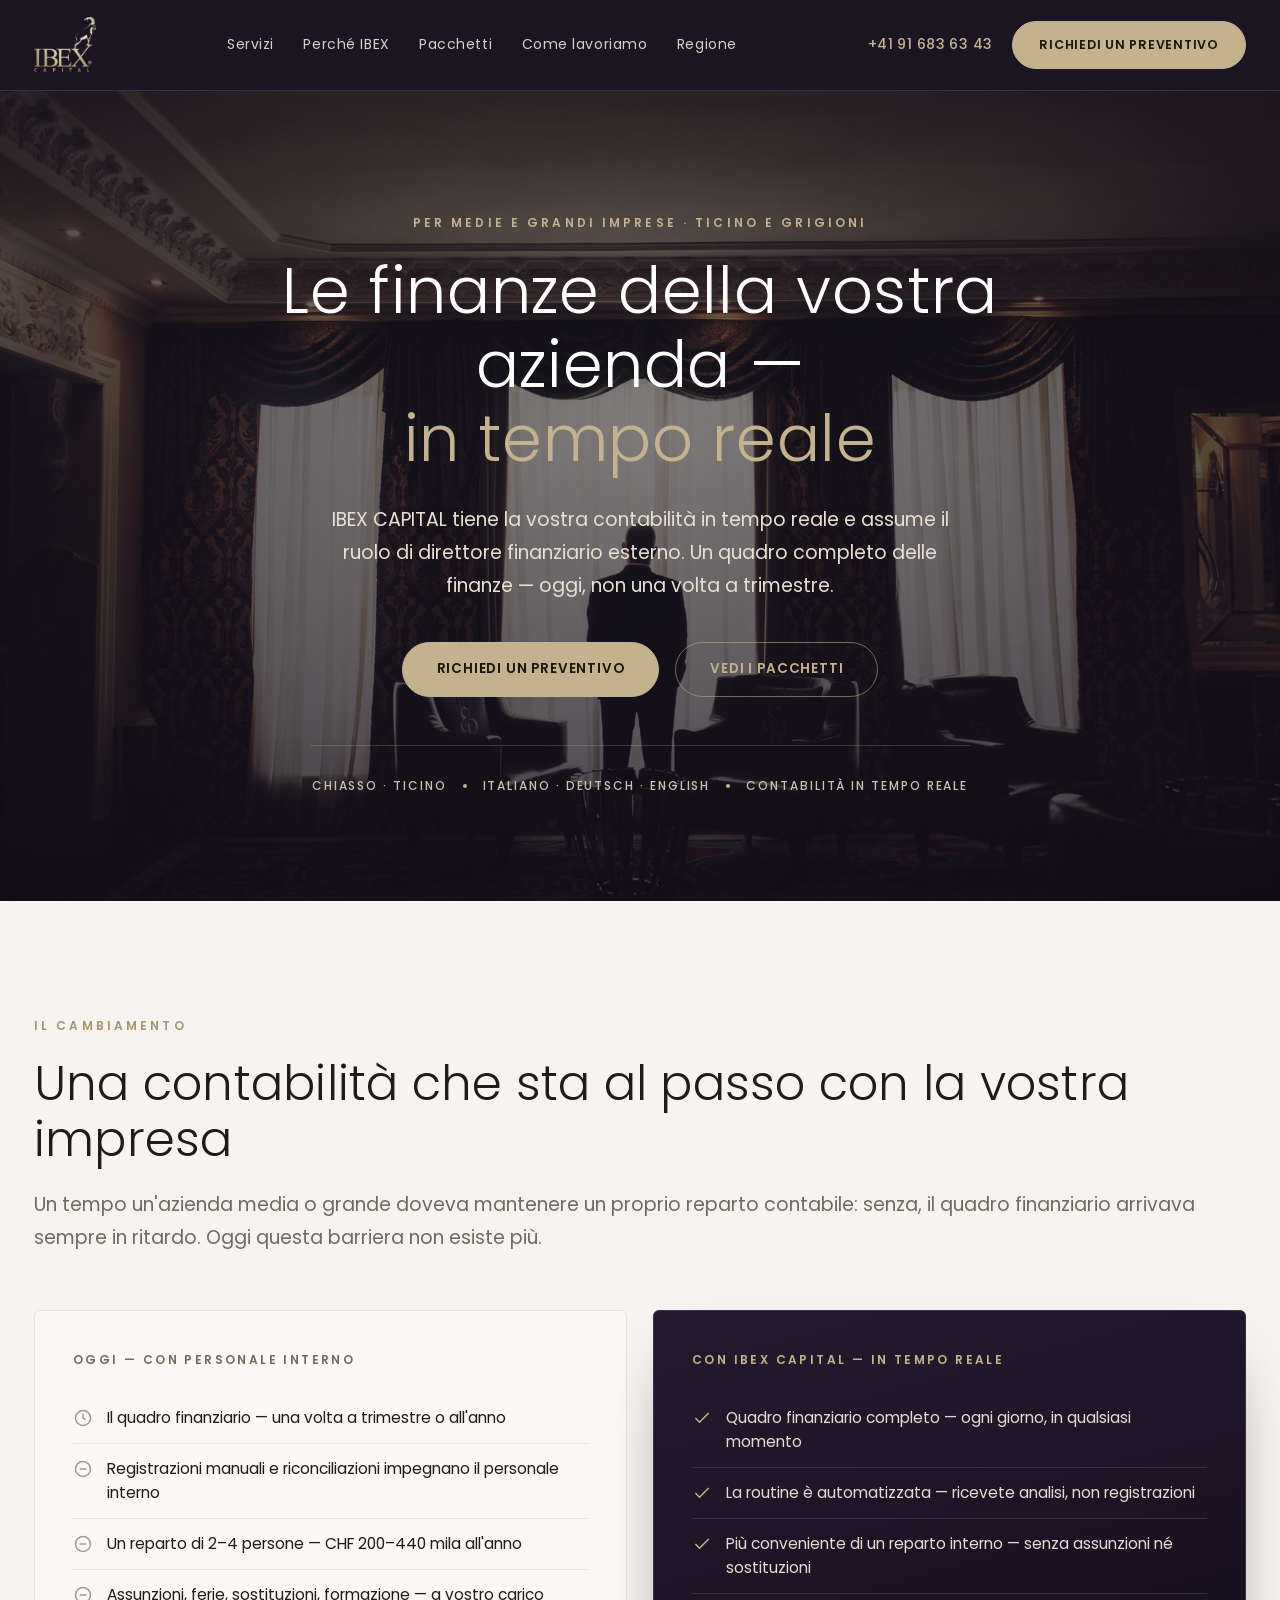
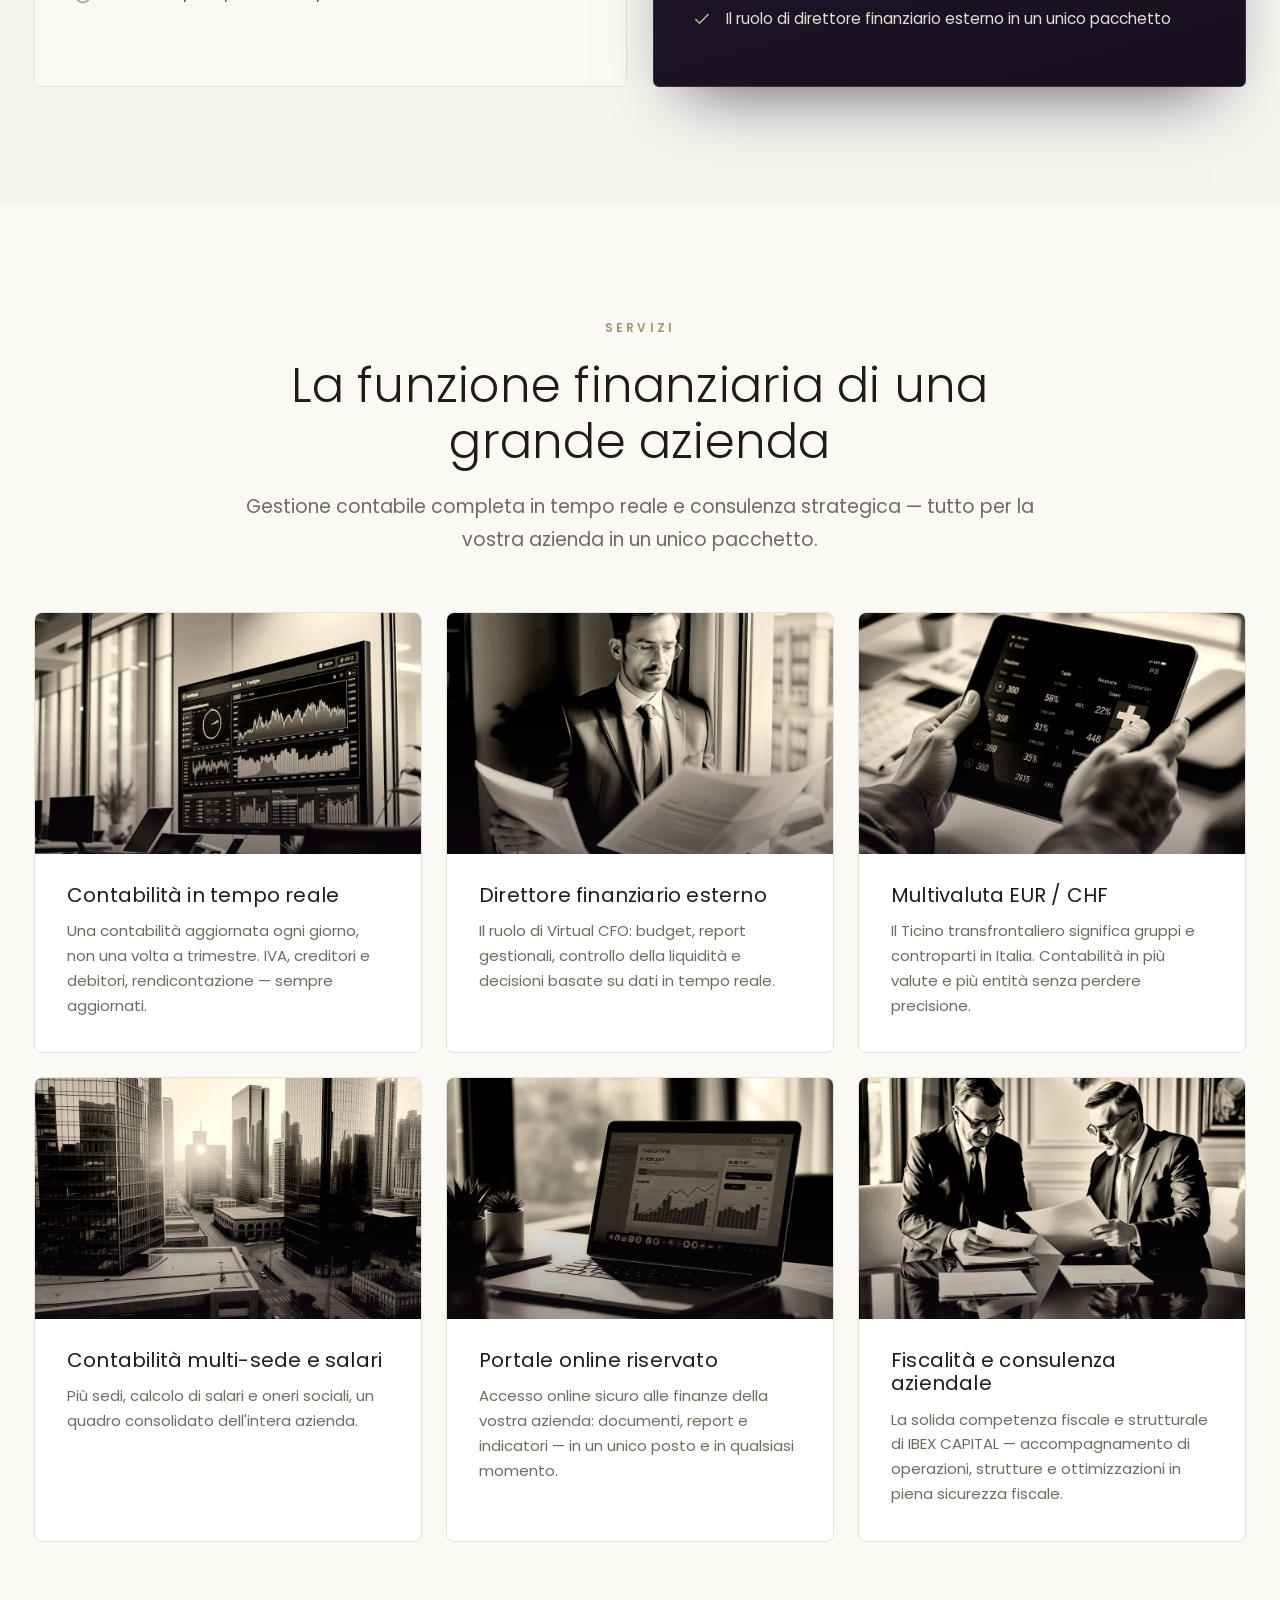
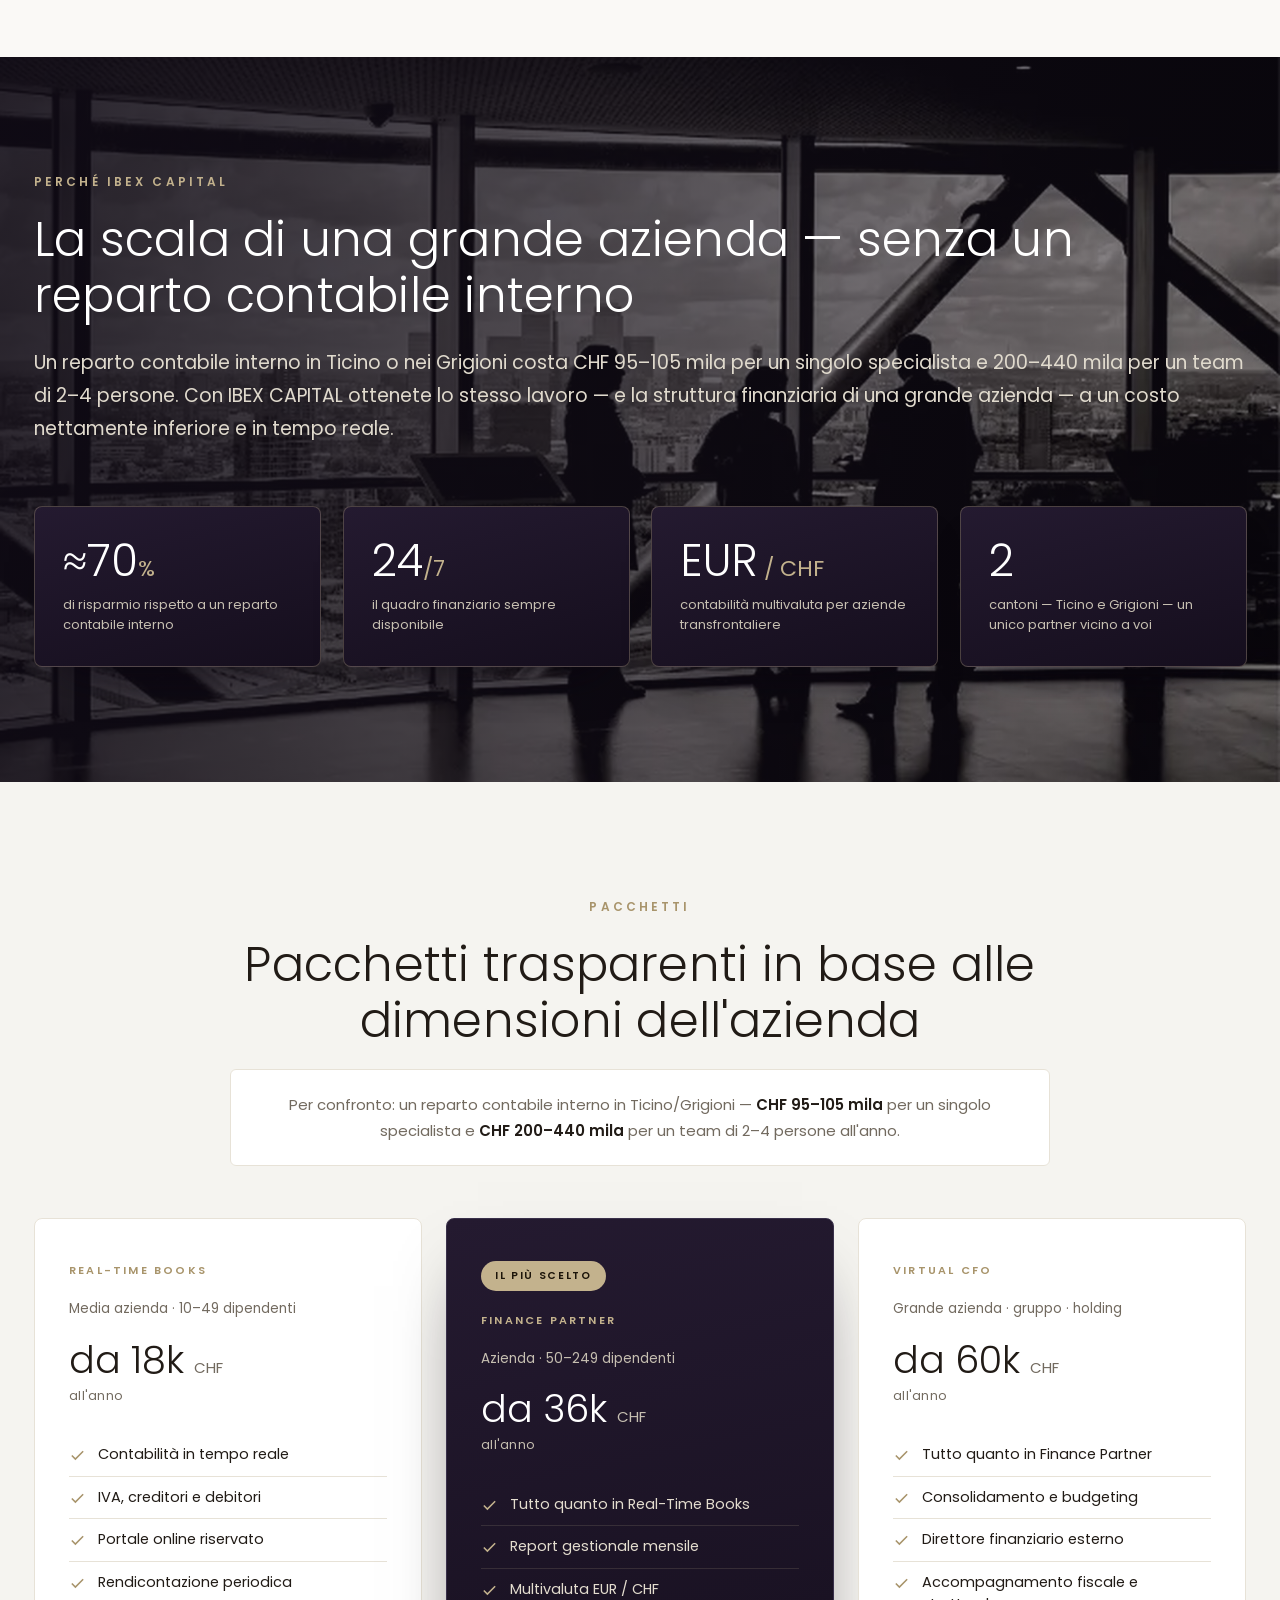
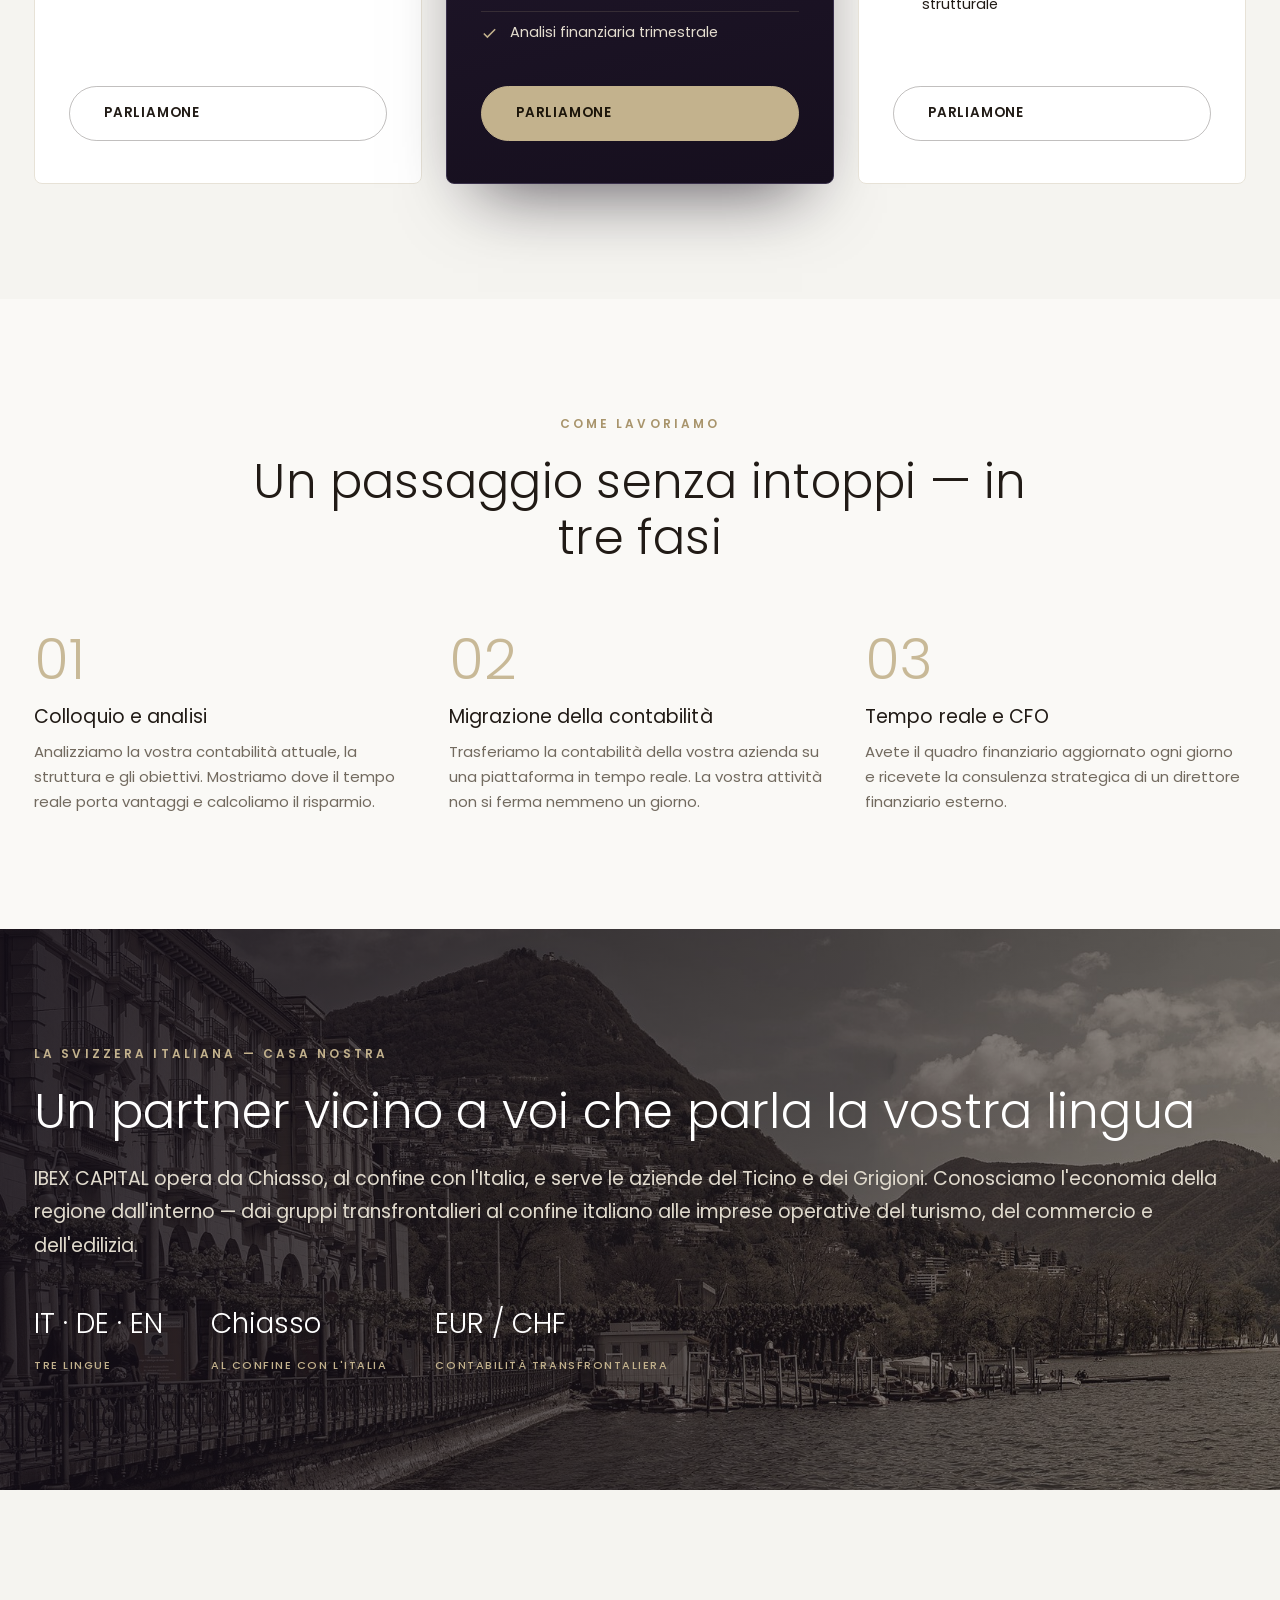
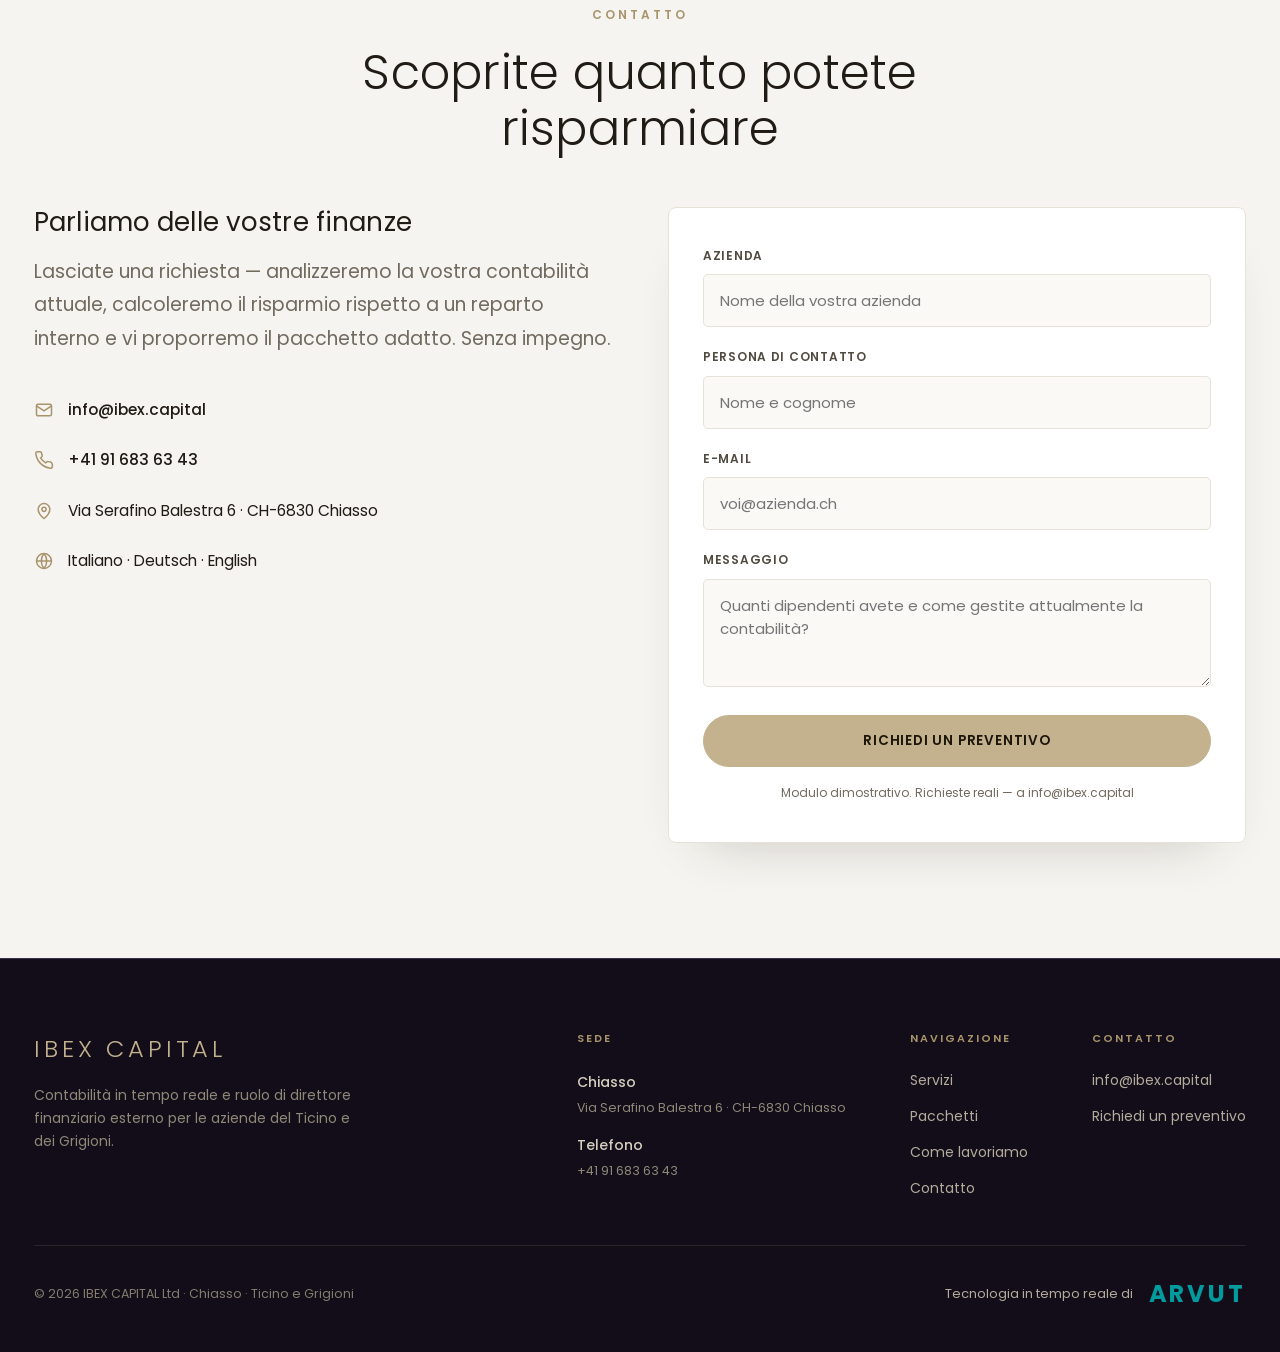
<file: index.html>
<!DOCTYPE html>
<html lang="it">
<head>
<meta charset="UTF-8">
<meta name="viewport" content="width=device-width, initial-scale=1">
<title>IBEX CAPITAL — Le finanze della vostra azienda in tempo reale · Ticino e Grigioni</title>
<meta name="description" content="IBEX CAPITAL tiene la contabilità della vostra azienda in tempo reale e assume il ruolo di direttore finanziario esterno. Chiasso · Ticino e Grigioni.">
<link rel="stylesheet" href="fonts/fonts.css">
<style>
:root{
  --dark:#1a1423; --dark2:#120d18; --panel:#241a30;
  --gold:#c3b28d; --gold-lt:#dccbaa; --gold-dk:#a8946b;
  --cream:#f5f4f0; --paper:#faf9f6; --white:#ffffff;
  --ink:#211b16; --muted:#726a5f; --line:#e7e2d7; --line-dk:#39304a;
  --arvut:#009b9f;
  --sans:'Poppins',-apple-system,BlinkMacSystemFont,'Segoe UI',sans-serif;
  --head:'Poppins',Georgia,serif;
}
*{box-sizing:border-box;}
html{scroll-behavior:smooth;}
body{margin:0;font-family:var(--sans);color:var(--ink);background:var(--white);
  font-size:17px;line-height:1.7;font-weight:400;-webkit-font-smoothing:antialiased;text-rendering:optimizeLegibility;}
h1,h2,h3{font-family:var(--head);font-weight:300;line-height:1.16;margin:0;letter-spacing:.005em;}
p{margin:0;}
a{color:inherit;text-decoration:none;}
img,svg{display:block;max-width:100%;}
.wrap{max-width:1320px;margin:0 auto;padding:0 clamp(18px,3.2vw,34px);}
.eyebrow{font-family:var(--sans);font-weight:600;font-size:12px;letter-spacing:.26em;
  text-transform:uppercase;color:var(--gold-dk);margin-bottom:20px;}
.eyebrow.light{color:var(--gold);}
.lead{font-size:clamp(16.5px,2vw,19px);color:var(--muted);line-height:1.75;font-weight:400;}
section{position:relative;}
.sec{padding:clamp(66px,9vw,124px) 0;}

/* buttons — pill, gold */
.btn{display:inline-flex;align-items:center;gap:9px;font-family:var(--sans);font-weight:600;
  font-size:13.5px;letter-spacing:.06em;text-transform:uppercase;padding:15px 34px;border-radius:999px;
  transition:transform .25s,background .25s,color .25s,border-color .25s;cursor:pointer;
  border:1px solid transparent;white-space:nowrap;}
.btn-gold{background:var(--gold);color:#1c150a;border-color:var(--gold);}
.btn-gold:hover{background:var(--gold-lt);border-color:var(--gold-lt);color:#1c150a;transform:translateY(-2px);}
.btn-ghost{background:transparent;color:var(--gold);border-color:rgba(195,178,141,.55);}
.btn-ghost:hover{background:rgba(195,178,141,.12);border-color:var(--gold);color:var(--gold-lt);}
.btn-out{background:transparent;color:var(--ink);border-color:rgba(33,27,22,.28);}
.btn-out:hover{background:var(--ink);color:var(--gold-lt);border-color:var(--ink);transform:translateY(-2px);}

/* ── nav (dark) ── */
.nav{background:var(--dark);position:sticky;top:0;z-index:40;border-bottom:1px solid var(--line-dk);}
.nav-in{height:90px;display:flex;align-items:center;justify-content:space-between;gap:24px;}
.brandlogo{display:flex;align-items:center;gap:14px;}
.brandlogo img{height:56px;width:auto;}
.navlinks{display:flex;align-items:center;gap:clamp(16px,2.3vw,34px);}
.navlinks a{color:#d9d2c4;font-weight:400;font-size:14px;letter-spacing:.04em;transition:color .2s;}
.navlinks a:hover{color:var(--gold);}
.nav-right{display:flex;align-items:center;gap:20px;}
.nav-phone{color:var(--gold);font-size:14px;font-weight:500;letter-spacing:.03em;white-space:nowrap;}
.cta-nav{padding:12px 26px;font-size:12.5px;}

/* ── hero ── */
.hero{position:relative;min-height:calc(100svh - 90px);display:flex;align-items:center;
  overflow:hidden;background:var(--dark);padding:12vh 0 10vh;text-align:center;}
.hero .bg{position:absolute;inset:0;width:100%;height:100%;object-fit:cover;object-position:50% 42%;}
.hero .veil{position:absolute;inset:0;
  background:radial-gradient(120% 100% at 50% 40%,rgba(18,13,24,.5) 0%,rgba(18,13,24,.74) 55%,rgba(12,9,16,.9) 100%);}
.hero .wrap{position:relative;z-index:2;width:100%;}
.hero-in{max-width:820px;margin:0 auto;color:#fff;}
.hero h1{font-size:clamp(34px,5.8vw,64px);color:#fff;margin-bottom:26px;font-weight:300;letter-spacing:.01em;}
.hero h1 em{font-style:normal;color:var(--gold);}
.hero .lead{color:#e6e0d3;max-width:640px;margin:0 auto 40px;font-size:clamp(16px,1.9vw,19px);}
.hero-cta{display:flex;gap:16px;flex-wrap:wrap;margin-bottom:48px;justify-content:center;}
.trust{display:flex;align-items:center;justify-content:center;gap:16px;flex-wrap:wrap;
  padding-top:30px;border-top:1px solid rgba(195,178,141,.24);max-width:660px;margin:0 auto;}
.trust span{font-size:12px;letter-spacing:.16em;text-transform:uppercase;color:#c9c1b2;font-weight:500;}
.trust .dot{width:4px;height:4px;border-radius:50%;background:var(--gold);}

/* ── section heading ── */
.shead{max-width:none;margin-bottom:14px;}
.shead h2{font-size:clamp(28px,4.2vw,48px);margin-bottom:20px;}
.shead .lead{max-width:none;}
.center{max-width:820px;margin-left:auto;margin-right:auto;text-align:center;}

/* ── shift ── */
.bg-cream{background:var(--cream);}
.shift-grid{display:grid;grid-template-columns:1fr 1fr;gap:26px;margin-top:56px;}
.shift-card{padding:42px 38px;border-radius:6px;border:1px solid var(--line);background:var(--white);}
.shift-card.now{background:var(--paper);}
.shift-card.ibx{background:linear-gradient(165deg,#241a30,#160f1e);border:1px solid var(--line-dk);color:#fff;
  box-shadow:0 34px 66px -34px rgba(15,9,22,.7);}
.shift-card h3{font-size:12px;font-family:var(--sans);font-weight:600;letter-spacing:.2em;
  text-transform:uppercase;margin-bottom:26px;}
.shift-card.now h3{color:var(--muted);}
.shift-card.ibx h3{color:var(--gold);}
.shift-list{list-style:none;padding:0;margin:0;}
.shift-list li{display:flex;gap:14px;padding:13px 0;font-size:15.5px;line-height:1.55;align-items:flex-start;font-weight:400;}
.shift-list li+li{border-top:1px solid rgba(0,0,0,.07);}
.shift-card.ibx .shift-list li+li{border-top:1px solid rgba(195,178,141,.16);}
.shift-card.ibx li{color:#e4ddcf;}
.ic{flex:none;width:20px;height:20px;margin-top:2px;}

/* ── services ── */
.bg-paper{background:var(--paper);}
.svc-grid{display:grid;grid-template-columns:repeat(3,1fr);gap:24px;margin-top:56px;}
.svc{background:#fff;border:1px solid var(--line);border-radius:8px;overflow:hidden;
  transition:transform .35s,box-shadow .35s,border-color .35s;}
.svc:hover{transform:translateY(-6px);box-shadow:0 28px 54px -30px rgba(60,48,30,.32);border-color:var(--gold);}
.svc-img{position:relative;aspect-ratio:16/10;overflow:hidden;}
.svc-img img{width:100%;height:100%;object-fit:cover;transition:transform .55s ease;}
.svc:hover .svc-img img{transform:scale(1.05);}
.svc-img::after{content:"";position:absolute;inset:0;
  background:linear-gradient(180deg,rgba(22,15,26,0) 45%,rgba(22,15,26,.42));}
.svc-body{padding:30px 32px 34px;}
.svc h3{font-size:20px;margin-bottom:12px;font-weight:400;letter-spacing:.01em;}
.svc p{font-size:15px;color:var(--muted);line-height:1.65;}

/* ── dark photo band ── */
.bgblock{position:relative;color:#fff;overflow:hidden;background:var(--dark);}
.bgblock .bgimg{position:absolute;inset:0;width:100%;height:100%;object-fit:cover;}
.bgblock .veil{position:absolute;inset:0;}
.bgblock .wrap{position:relative;z-index:2;}
.bgblock h2{color:#fff;font-size:clamp(28px,4.2vw,48px);max-width:none;margin-bottom:22px;font-weight:300;}
.bgblock .lead{color:#e0dacd;max-width:none;}
.band-veil{background:linear-gradient(105deg,rgba(16,11,22,.9) 0%,rgba(18,13,24,.72) 44%,rgba(20,14,28,.4) 100%);}
.ticino-veil{background:linear-gradient(105deg,rgba(16,11,22,.86) 0%,rgba(18,13,24,.6) 48%,rgba(20,14,28,.3) 100%);}
.stats{display:grid;grid-template-columns:repeat(4,1fr);gap:22px;margin-top:60px;}
.stat{padding:32px 28px;border-radius:8px;background:linear-gradient(165deg,#241a30,#150e1d);
  border:1px solid rgba(195,178,141,.3);box-shadow:0 26px 50px -30px rgba(8,4,14,.85);}
.stat .n{font-family:var(--head);font-weight:300;font-size:clamp(30px,3.6vw,44px);color:#fff;
  line-height:1;margin-bottom:12px;}
.stat .n small{font-size:.5em;color:var(--gold);font-weight:400;}
.stat .t{font-size:13px;color:#c6bfb1;line-height:1.5;}

/* ── pricing ── */
.price-anchor{max-width:820px;margin:0 auto 52px;text-align:center;font-size:15px;color:var(--muted);
  background:#fff;border:1px solid var(--line);border-radius:6px;padding:22px 30px;}
.price-anchor b{color:var(--ink);font-weight:600;}
.price-grid{display:grid;grid-template-columns:repeat(3,1fr);gap:24px;}
.tier{background:#fff;border:1px solid var(--line);border-radius:8px;padding:42px 34px;display:flex;
  flex-direction:column;transition:transform .35s,box-shadow .35s;}
.tier:hover{transform:translateY(-6px);box-shadow:0 32px 60px -32px rgba(60,48,30,.34);}
.tier.feat{background:linear-gradient(168deg,#241a30,#160f1e);color:#fff;border:1px solid var(--line-dk);
  box-shadow:0 36px 70px -32px rgba(15,9,22,.7);}
.tier .tag{font-family:var(--sans);font-weight:600;font-size:11px;letter-spacing:.2em;text-transform:uppercase;
  color:var(--gold-dk);margin-bottom:18px;}
.tier.feat .tag{color:var(--gold);}
.tier .who{font-size:13.5px;color:var(--muted);margin-bottom:20px;}
.tier.feat .who{color:#c6bfb1;}
.tier .price{font-family:var(--head);font-weight:300;font-size:38px;line-height:1;margin-bottom:6px;}
.tier .price small{font-size:15px;color:var(--muted);font-weight:400;}
.tier.feat .price small{color:#c6bfb1;}
.tier .per{font-size:12.5px;color:var(--muted);margin-bottom:28px;letter-spacing:.02em;}
.tier.feat .per{color:#c6bfb1;}
.tier ul{list-style:none;padding:0;margin:0 0 32px;flex:1;}
.tier li{display:flex;gap:12px;font-size:14.5px;padding:10px 0;line-height:1.5;align-items:flex-start;
  border-top:1px solid var(--line);font-weight:400;}
.tier.feat li{border-top:1px solid rgba(195,178,141,.16);color:#e4ddcf;}
.tier li:first-child{border-top:none;}
.tier .chk{flex:none;width:17px;height:17px;margin-top:3px;color:var(--gold-dk);}
.tier.feat .chk{color:var(--gold);}
.ribbon{display:inline-block;align-self:flex-start;font-size:10.5px;font-weight:600;letter-spacing:.16em;
  text-transform:uppercase;background:var(--gold);color:#1c150a;padding:6px 14px;border-radius:999px;margin-bottom:20px;}

/* ── steps ── */
.steps{display:grid;grid-template-columns:repeat(3,1fr);gap:34px;margin-top:56px;}
.step{position:relative;padding-top:10px;}
.step .num{font-family:var(--head);font-weight:300;font-size:56px;color:var(--gold);line-height:1;margin-bottom:18px;opacity:.9;}
.step h3{font-size:19px;margin-bottom:12px;font-weight:400;}
.step p{font-size:15px;color:var(--muted);line-height:1.65;}

/* ── region marks ── */
.pmarks{display:flex;gap:48px;margin-top:38px;flex-wrap:wrap;}
.pmarks div{font-family:var(--head);font-weight:300;font-size:28px;color:#fff;}
.pmarks span{display:block;font-family:var(--sans);font-size:11px;font-weight:500;color:var(--gold);
  letter-spacing:.14em;text-transform:uppercase;margin-top:8px;}

/* ── contact ── */
.contact-grid{display:grid;grid-template-columns:1fr 1fr;gap:56px;margin-top:50px;}
.contact-info h3{font-size:26px;margin-bottom:18px;font-weight:400;}
.contact-info .lead{margin-bottom:30px;}
.cline{display:flex;gap:14px;align-items:center;padding:12px 0;font-size:15.5px;}
.cline svg{width:20px;height:20px;stroke:var(--gold-dk);flex:none;}
.cline a{font-weight:500;}
form{background:#fff;border:1px solid var(--line);border-radius:8px;padding:38px 34px;
  box-shadow:0 26px 54px -36px rgba(60,48,30,.3);}
.field{margin-bottom:20px;}
label{display:block;font-size:12px;font-weight:600;color:#514a40;margin-bottom:8px;letter-spacing:.06em;text-transform:uppercase;}
input,textarea{width:100%;font-family:var(--sans);font-size:15px;padding:14px 16px;border:1px solid var(--line);
  border-radius:5px;background:var(--paper);color:var(--ink);transition:border-color .2s,background .2s;}
input:focus,textarea:focus{outline:none;border-color:var(--gold);background:#fff;}
textarea{resize:vertical;min-height:108px;}
form .btn{width:100%;justify-content:center;}
.formnote{font-size:12px;color:var(--muted);margin-top:16px;text-align:center;}

/* ── footer ── */
footer{background:var(--dark2);color:#a79f90;padding:70px 0 38px;border-top:1px solid var(--line-dk);}
.foot-top{display:flex;justify-content:space-between;gap:44px;flex-wrap:wrap;
  padding-bottom:38px;border-bottom:1px solid rgba(195,178,141,.14);}
.foot-brand .wm{font-family:var(--head);font-weight:300;font-size:24px;color:var(--gold);letter-spacing:.16em;}
.foot-brand p{font-size:14px;color:#8f8879;margin-top:14px;max-width:340px;line-height:1.65;}
.foot-links{display:flex;gap:64px;flex-wrap:wrap;}
.foot-col h4{font-family:var(--sans);font-size:11px;letter-spacing:.18em;text-transform:uppercase;
  color:var(--gold-dk);margin:0 0 16px;font-weight:600;}
.foot-col a{display:block;font-size:14px;color:#b3ab9c;padding:6px 0;transition:color .2s;}
.foot-col a:hover{color:var(--gold);}
.foot-offices .foff{padding:8px 0;}
.foot-offices .foff b{display:block;color:#d6cfc0;font-size:14px;font-weight:500;}
.foot-offices .foff span{display:block;color:#8f8879;font-size:12.5px;margin-top:2px;}
.foot-bot{display:flex;justify-content:space-between;gap:18px 30px;flex-wrap:wrap;align-items:center;padding-top:28px;}
.foot-bot .copy{font-size:12.5px;color:#847d6f;}
.foot-credit{display:flex;align-items:center;gap:16px;}
.foot-credit .lbl{font-size:13px;color:#b3ab9c;}
.foot-credit .arvut-wm{font-family:var(--sans);font-weight:700;font-size:24px;color:var(--arvut);
  letter-spacing:.12em;}

/* ── reveal ── */
.reveal{opacity:0;transform:translateY(26px);
  transition:opacity .8s cubic-bezier(.22,.61,.36,1),transform .8s cubic-bezier(.22,.61,.36,1);
  will-change:opacity,transform;}
.reveal.in{opacity:1;transform:none;}
@media(prefers-reduced-motion:reduce){*{animation:none!important;transition:none!important;}.reveal{opacity:1;transform:none;}}

/* ── responsive ── */
@media(max-width:980px){
  .svc-grid,.price-grid,.steps,.stats{grid-template-columns:1fr 1fr;}
  .contact-grid{grid-template-columns:1fr;gap:38px;}
  .stats{gap:16px;}
}
@media(max-width:760px){
  .navlinks,.nav-phone{display:none;}
  .shift-grid,.svc-grid,.price-grid,.steps,.stats{grid-template-columns:1fr;}
  .hero{padding:9vh 0 10vh;min-height:auto;}
  .pmarks{gap:30px;}
  .tier.feat{order:-1;}
  .brandlogo img{height:48px;}
}
</style>
</head>
<body>

<!-- NAV -->
<header class="nav" id="top">
  <div class="wrap nav-in">
    <a href="#top" class="brandlogo"><img src="assets/ibex-logo.png" alt="IBEX CAPITAL"></a>
    <nav class="navlinks">
      <a href="#servizi">Servizi</a>
      <a href="#perche">Perché IBEX</a>
      <a href="#tariffe">Pacchetti</a>
      <a href="#come">Come lavoriamo</a>
      <a href="#regione">Regione</a>
    </nav>
    <div class="nav-right">
      <span class="nav-phone">+41 91 683 63 43</span>
      <a href="#contatto" class="btn btn-gold cta-nav">Richiedi un preventivo</a>
    </div>
  </div>
</header>

<!-- HERO -->
<section class="hero">
  <img class="bg" src="assets/hero.jpg?v=1" alt="IBEX CAPITAL — Chiasso">
  <div class="veil"></div>
  <div class="wrap">
    <div class="hero-in">
      <p class="eyebrow light">Per medie e grandi imprese · Ticino e Grigioni</p>
      <h1>Le finanze della vostra azienda —<br><em>in tempo reale</em></h1>
      <p class="lead">IBEX CAPITAL tiene la vostra contabilità in tempo reale e assume il ruolo di direttore finanziario esterno. Un quadro completo delle finanze — oggi, non una volta a trimestre.</p>
      <div class="hero-cta">
        <a href="#contatto" class="btn btn-gold">Richiedi un preventivo</a>
        <a href="#tariffe" class="btn btn-ghost">Vedi i pacchetti</a>
      </div>
      <div class="trust">
        <span>Chiasso · Ticino</span><i class="dot"></i>
        <span>Italiano · Deutsch · English</span><i class="dot"></i>
        <span>Contabilità in tempo reale</span>
      </div>
    </div>
  </div>
</section>

<!-- SHIFT -->
<section class="sec bg-cream" id="cambiamento">
  <div class="wrap">
    <div class="shead reveal">
      <p class="eyebrow">Il cambiamento</p>
      <h2>Una contabilità che sta al passo con la vostra impresa</h2>
      <p class="lead">Un tempo un'azienda media o grande doveva mantenere un proprio reparto contabile: senza, il quadro finanziario arrivava sempre in ritardo. Oggi questa barriera non esiste più.</p>
    </div>
    <div class="shift-grid">
      <div class="shift-card now reveal">
        <h3>Oggi — con personale interno</h3>
        <ul class="shift-list">
          <li><svg class="ic" viewBox="0 0 24 24" fill="none" stroke="#a29a8c" stroke-width="1.8"><circle cx="12" cy="12" r="9"/><path d="M12 7v5l3 2"/></svg>Il quadro finanziario — una volta a trimestre o all'anno</li>
          <li><svg class="ic" viewBox="0 0 24 24" fill="none" stroke="#a29a8c" stroke-width="1.8"><circle cx="12" cy="12" r="9"/><path d="M8 12h8"/></svg>Registrazioni manuali e riconciliazioni impegnano il personale interno</li>
          <li><svg class="ic" viewBox="0 0 24 24" fill="none" stroke="#a29a8c" stroke-width="1.8"><circle cx="12" cy="12" r="9"/><path d="M8 12h8"/></svg>Un reparto di 2–4 persone — CHF 200–440 mila all'anno</li>
          <li><svg class="ic" viewBox="0 0 24 24" fill="none" stroke="#a29a8c" stroke-width="1.8"><circle cx="12" cy="12" r="9"/><path d="M8 12h8"/></svg>Assunzioni, ferie, sostituzioni, formazione — a vostro carico</li>
        </ul>
      </div>
      <div class="shift-card ibx reveal">
        <h3>Con IBEX CAPITAL — in tempo reale</h3>
        <ul class="shift-list">
          <li><svg class="ic" viewBox="0 0 24 24" fill="none" stroke="#c3b28d" stroke-width="1.8"><path d="M20 6 9 17l-5-5"/></svg>Quadro finanziario completo — ogni giorno, in qualsiasi momento</li>
          <li><svg class="ic" viewBox="0 0 24 24" fill="none" stroke="#c3b28d" stroke-width="1.8"><path d="M20 6 9 17l-5-5"/></svg>La routine è automatizzata — ricevete analisi, non registrazioni</li>
          <li><svg class="ic" viewBox="0 0 24 24" fill="none" stroke="#c3b28d" stroke-width="1.8"><path d="M20 6 9 17l-5-5"/></svg>Più conveniente di un reparto interno — senza assunzioni né sostituzioni</li>
          <li><svg class="ic" viewBox="0 0 24 24" fill="none" stroke="#c3b28d" stroke-width="1.8"><path d="M20 6 9 17l-5-5"/></svg>Il ruolo di direttore finanziario esterno in un unico pacchetto</li>
        </ul>
      </div>
    </div>
  </div>
</section>

<!-- SERVICES -->
<section class="sec bg-paper" id="servizi">
  <div class="wrap">
    <div class="shead center reveal">
      <p class="eyebrow">Servizi</p>
      <h2>La funzione finanziaria di una grande azienda</h2>
      <p class="lead">Gestione contabile completa in tempo reale e consulenza strategica — tutto per la vostra azienda in un unico pacchetto.</p>
    </div>
    <div class="svc-grid">
      <div class="svc reveal">
        <div class="svc-img"><img src="assets/svc1.jpg?v=3" alt="Contabilità in tempo reale"></div>
        <div class="svc-body">
          <h3>Contabilità in tempo reale</h3>
          <p>Una contabilità aggiornata ogni giorno, non una volta a trimestre. IVA, creditori e debitori, rendicontazione — sempre aggiornati.</p>
        </div>
      </div>
      <div class="svc reveal">
        <div class="svc-img"><img src="assets/svc2.jpg?v=3" alt="Direttore finanziario esterno"></div>
        <div class="svc-body">
          <h3>Direttore finanziario esterno</h3>
          <p>Il ruolo di Virtual CFO: budget, report gestionali, controllo della liquidità e decisioni basate su dati in tempo reale.</p>
        </div>
      </div>
      <div class="svc reveal">
        <div class="svc-img"><img src="assets/svc3.jpg?v=3" alt="Multivaluta EUR / CHF"></div>
        <div class="svc-body">
          <h3>Multivaluta EUR / CHF</h3>
          <p>Il Ticino transfrontaliero significa gruppi e controparti in Italia. Contabilità in più valute e più entità senza perdere precisione.</p>
        </div>
      </div>
      <div class="svc reveal">
        <div class="svc-img"><img src="assets/svc4.jpg?v=3" alt="Contabilità multi-sede e salari"></div>
        <div class="svc-body">
          <h3>Contabilità multi-sede e salari</h3>
          <p>Più sedi, calcolo di salari e oneri sociali, un quadro consolidato dell'intera azienda.</p>
        </div>
      </div>
      <div class="svc reveal">
        <div class="svc-img"><img src="assets/svc5.jpg?v=3" alt="Portale online riservato"></div>
        <div class="svc-body">
          <h3>Portale online riservato</h3>
          <p>Accesso online sicuro alle finanze della vostra azienda: documenti, report e indicatori — in un unico posto e in qualsiasi momento.</p>
        </div>
      </div>
      <div class="svc reveal">
        <div class="svc-img"><img src="assets/svc6.jpg?v=3" alt="Fiscalità e consulenza aziendale"></div>
        <div class="svc-body">
          <h3>Fiscalità e consulenza aziendale</h3>
          <p>La solida competenza fiscale e strutturale di IBEX CAPITAL — accompagnamento di operazioni, strutture e ottimizzazioni in piena sicurezza fiscale.</p>
        </div>
      </div>
    </div>
  </div>
</section>

<!-- ADVANTAGE BAND -->
<section class="sec bgblock" id="perche">
  <img class="bgimg" src="assets/city.jpg?v=1" alt="Panorama urbano">
  <div class="veil band-veil"></div>
  <div class="wrap">
    <div class="reveal">
      <p class="eyebrow light">Perché IBEX CAPITAL</p>
      <h2>La scala di una grande azienda — senza un reparto contabile interno</h2>
      <p class="lead">Un reparto contabile interno in Ticino o nei Grigioni costa CHF 95–105 mila per un singolo specialista e 200–440 mila per un team di 2–4 persone. Con IBEX CAPITAL ottenete lo stesso lavoro — e la struttura finanziaria di una grande azienda — a un costo nettamente inferiore e in tempo reale.</p>
    </div>
    <div class="stats">
      <div class="stat reveal"><div class="n">≈70<small>%</small></div><div class="t">di risparmio rispetto a un reparto contabile interno</div></div>
      <div class="stat reveal"><div class="n">24<small>/7</small></div><div class="t">il quadro finanziario sempre disponibile</div></div>
      <div class="stat reveal"><div class="n">EUR<small> / CHF</small></div><div class="t">contabilità multivaluta per aziende transfrontaliere</div></div>
      <div class="stat reveal"><div class="n">2</div><div class="t">cantoni — Ticino e Grigioni — un unico partner vicino a voi</div></div>
    </div>
  </div>
</section>

<!-- PRICING -->
<section class="sec bg-cream" id="tariffe">
  <div class="wrap">
    <div class="shead center reveal">
      <p class="eyebrow">Pacchetti</p>
      <h2>Pacchetti trasparenti in base alle dimensioni dell'azienda</h2>
    </div>
    <p class="price-anchor reveal">Per confronto: un reparto contabile interno in Ticino/Grigioni — <b>CHF 95–105 mila</b> per un singolo specialista e <b>CHF 200–440 mila</b> per un team di 2–4 persone all'anno.</p>
    <div class="price-grid">
      <div class="tier reveal">
        <span class="tag">Real-Time Books</span>
        <p class="who">Media azienda · 10–49 dipendenti</p>
        <div class="price">da 18k <small>CHF</small></div>
        <p class="per">all'anno</p>
        <ul>
          <li><svg class="chk" viewBox="0 0 24 24" fill="none" stroke="currentColor" stroke-width="2.2"><path d="M20 6 9 17l-5-5"/></svg>Contabilità in tempo reale</li>
          <li><svg class="chk" viewBox="0 0 24 24" fill="none" stroke="currentColor" stroke-width="2.2"><path d="M20 6 9 17l-5-5"/></svg>IVA, creditori e debitori</li>
          <li><svg class="chk" viewBox="0 0 24 24" fill="none" stroke="currentColor" stroke-width="2.2"><path d="M20 6 9 17l-5-5"/></svg>Portale online riservato</li>
          <li><svg class="chk" viewBox="0 0 24 24" fill="none" stroke="currentColor" stroke-width="2.2"><path d="M20 6 9 17l-5-5"/></svg>Rendicontazione periodica</li>
        </ul>
        <a href="#contatto" class="btn btn-out">Parliamone</a>
      </div>
      <div class="tier feat reveal">
        <span class="ribbon">Il più scelto</span>
        <span class="tag">Finance Partner</span>
        <p class="who">Azienda · 50–249 dipendenti</p>
        <div class="price">da 36k <small>CHF</small></div>
        <p class="per">all'anno</p>
        <ul>
          <li><svg class="chk" viewBox="0 0 24 24" fill="none" stroke="currentColor" stroke-width="2.2"><path d="M20 6 9 17l-5-5"/></svg>Tutto quanto in Real-Time Books</li>
          <li><svg class="chk" viewBox="0 0 24 24" fill="none" stroke="currentColor" stroke-width="2.2"><path d="M20 6 9 17l-5-5"/></svg>Report gestionale mensile</li>
          <li><svg class="chk" viewBox="0 0 24 24" fill="none" stroke="currentColor" stroke-width="2.2"><path d="M20 6 9 17l-5-5"/></svg>Multivaluta EUR / CHF</li>
          <li><svg class="chk" viewBox="0 0 24 24" fill="none" stroke="currentColor" stroke-width="2.2"><path d="M20 6 9 17l-5-5"/></svg>Analisi finanziaria trimestrale</li>
        </ul>
        <a href="#contatto" class="btn btn-gold">Parliamone</a>
      </div>
      <div class="tier reveal">
        <span class="tag">Virtual CFO</span>
        <p class="who">Grande azienda · gruppo · holding</p>
        <div class="price">da 60k <small>CHF</small></div>
        <p class="per">all'anno</p>
        <ul>
          <li><svg class="chk" viewBox="0 0 24 24" fill="none" stroke="currentColor" stroke-width="2.2"><path d="M20 6 9 17l-5-5"/></svg>Tutto quanto in Finance Partner</li>
          <li><svg class="chk" viewBox="0 0 24 24" fill="none" stroke="currentColor" stroke-width="2.2"><path d="M20 6 9 17l-5-5"/></svg>Consolidamento e budgeting</li>
          <li><svg class="chk" viewBox="0 0 24 24" fill="none" stroke="currentColor" stroke-width="2.2"><path d="M20 6 9 17l-5-5"/></svg>Direttore finanziario esterno</li>
          <li><svg class="chk" viewBox="0 0 24 24" fill="none" stroke="currentColor" stroke-width="2.2"><path d="M20 6 9 17l-5-5"/></svg>Accompagnamento fiscale e strutturale</li>
        </ul>
        <a href="#contatto" class="btn btn-out">Parliamone</a>
      </div>
    </div>
  </div>
</section>

<!-- HOW WE WORK -->
<section class="sec bg-paper" id="come">
  <div class="wrap">
    <div class="shead center reveal">
      <p class="eyebrow">Come lavoriamo</p>
      <h2>Un passaggio senza intoppi — in tre fasi</h2>
    </div>
    <div class="steps">
      <div class="step reveal">
        <div class="num">01</div>
        <h3>Colloquio e analisi</h3>
        <p>Analizziamo la vostra contabilità attuale, la struttura e gli obiettivi. Mostriamo dove il tempo reale porta vantaggi e calcoliamo il risparmio.</p>
      </div>
      <div class="step reveal">
        <div class="num">02</div>
        <h3>Migrazione della contabilità</h3>
        <p>Trasferiamo la contabilità della vostra azienda su una piattaforma in tempo reale. La vostra attività non si ferma nemmeno un giorno.</p>
      </div>
      <div class="step reveal">
        <div class="num">03</div>
        <h3>Tempo reale e CFO</h3>
        <p>Avete il quadro finanziario aggiornato ogni giorno e ricevete la consulenza strategica di un direttore finanziario esterno.</p>
      </div>
    </div>
  </div>
</section>

<!-- REGION BLOCK -->
<section class="sec bgblock" id="regione">
  <img class="bgimg" src="assets/ticino.jpg?v=1" alt="Svizzera italiana — Lugano, Ticino">
  <div class="veil ticino-veil"></div>
  <div class="wrap">
    <div class="reveal">
      <p class="eyebrow light">La Svizzera italiana — casa nostra</p>
      <h2>Un partner vicino a voi che parla la vostra lingua</h2>
      <p class="lead">IBEX CAPITAL opera da Chiasso, al confine con l'Italia, e serve le aziende del Ticino e dei Grigioni. Conosciamo l'economia della regione dall'interno — dai gruppi transfrontalieri al confine italiano alle imprese operative del turismo, del commercio e dell'edilizia.</p>
    </div>
    <div class="pmarks reveal">
      <div>IT · DE · EN<span>Tre lingue</span></div>
      <div>Chiasso<span>al confine con l'Italia</span></div>
      <div>EUR / CHF<span>contabilità transfrontaliera</span></div>
    </div>
  </div>
</section>

<!-- CONTACT -->
<section class="sec bg-cream" id="contatto">
  <div class="wrap">
    <div class="shead center reveal">
      <p class="eyebrow">Contatto</p>
      <h2>Scoprite quanto potete risparmiare</h2>
    </div>
    <div class="contact-grid">
      <div class="contact-info reveal">
        <h3>Parliamo delle vostre finanze</h3>
        <p class="lead">Lasciate una richiesta — analizzeremo la vostra contabilità attuale, calcoleremo il risparmio rispetto a un reparto interno e vi proporremo il pacchetto adatto. Senza impegno.</p>
        <div class="cline"><svg viewBox="0 0 24 24" fill="none" stroke-width="1.8"><rect x="3" y="5" width="18" height="14" rx="2"/><path d="m3 7 9 6 9-6"/></svg><a href="mailto:info@ibex.capital">info@ibex.capital</a></div>
        <div class="cline"><svg viewBox="0 0 24 24" fill="none" stroke-width="1.8"><path d="M22 16.9v3a2 2 0 01-2.2 2 19.8 19.8 0 01-8.6-3 19.5 19.5 0 01-6-6 19.8 19.8 0 01-3-8.6A2 2 0 014.1 2h3a2 2 0 012 1.7c.1.9.3 1.8.6 2.6a2 2 0 01-.5 2.1L8 9.5a16 16 0 006 6l1.1-1.1a2 2 0 012.1-.5c.8.3 1.7.5 2.6.6a2 2 0 011.7 2z"/></svg><a href="tel:+41916836343">+41 91 683 63 43</a></div>
        <div class="cline"><svg viewBox="0 0 24 24" fill="none" stroke-width="1.8"><path d="M12 21s-7-5.2-7-11a7 7 0 0114 0c0 5.8-7 11-7 11z"/><circle cx="12" cy="10" r="2.5"/></svg>Via Serafino Balestra 6 · CH-6830 Chiasso</div>
        <div class="cline"><svg viewBox="0 0 24 24" fill="none" stroke-width="1.8"><circle cx="12" cy="12" r="9"/><path d="M3 12h18M12 3a14 14 0 010 18M12 3a14 14 0 000 18"/></svg>Italiano · Deutsch · English</div>
      </div>
      <form class="reveal" onsubmit="event.preventDefault();var b=this.querySelector('button');b.textContent='Grazie! Vi contatteremo';b.style.background='var(--arvut)';b.style.borderColor='var(--arvut)';b.style.color='#fff';">
        <div class="field"><label>Azienda</label><input type="text" placeholder="Nome della vostra azienda" required></div>
        <div class="field"><label>Persona di contatto</label><input type="text" placeholder="Nome e cognome" required></div>
        <div class="field"><label>E-mail</label><input type="email" placeholder="voi@azienda.ch" required></div>
        <div class="field"><label>Messaggio</label><textarea placeholder="Quanti dipendenti avete e come gestite attualmente la contabilità?"></textarea></div>
        <button type="submit" class="btn btn-gold">Richiedi un preventivo</button>
        <p class="formnote">Modulo dimostrativo. Richieste reali — a info@ibex.capital</p>
      </form>
    </div>
  </div>
</section>

<!-- FOOTER -->
<footer>
  <div class="wrap">
    <div class="foot-top">
      <div class="foot-brand">
        <div class="wm">IBEX&nbsp;CAPITAL</div>
        <p>Contabilità in tempo reale e ruolo di direttore finanziario esterno per le aziende del Ticino e dei Grigioni.</p>
      </div>
      <div class="foot-links">
        <div class="foot-col foot-offices">
          <h4>Sede</h4>
          <div class="foff"><b>Chiasso</b><span>Via Serafino Balestra 6 · CH-6830 Chiasso</span></div>
          <div class="foff"><b>Telefono</b><span>+41 91 683 63 43</span></div>
        </div>
        <div class="foot-col">
          <h4>Navigazione</h4>
          <a href="#servizi">Servizi</a>
          <a href="#tariffe">Pacchetti</a>
          <a href="#come">Come lavoriamo</a>
          <a href="#contatto">Contatto</a>
        </div>
        <div class="foot-col">
          <h4>Contatto</h4>
          <a href="mailto:info@ibex.capital">info@ibex.capital</a>
          <a href="#contatto">Richiedi un preventivo</a>
        </div>
      </div>
    </div>
    <div class="foot-bot">
      <span class="copy">© 2026 IBEX CAPITAL Ltd · Chiasso · Ticino e Grigioni</span>
      <span class="foot-credit"><span class="lbl">Tecnologia in tempo reale di</span><span class="arvut-wm">ARVUT</span></span>
    </div>
  </div>
</footer>

<script>
(function(){
  if('IntersectionObserver' in window){
    var io=new IntersectionObserver(function(es){es.forEach(function(e){if(!e.isIntersecting)return;
      var el=e.target;var sibs=[].slice.call(el.parentElement.children).filter(function(c){return c.classList.contains('reveal');});
      var idx=Math.max(0,sibs.indexOf(el));el.style.transitionDelay=(idx*0.09)+'s';el.classList.add('in');
      io.unobserve(el);setTimeout(function(){el.style.transitionDelay='';},900+idx*90);});},{threshold:.12});
    document.querySelectorAll('.reveal').forEach(function(el){io.observe(el);});
    addEventListener('load',function(){setTimeout(function(){document.querySelectorAll('.reveal:not(.in)').forEach(function(el){
      if(el.getBoundingClientRect().top<innerHeight)el.classList.add('in');});},2400);});
  }else{document.querySelectorAll('.reveal').forEach(function(el){el.classList.add('in');});}
})();
</script>
</body>
</html>
</file>
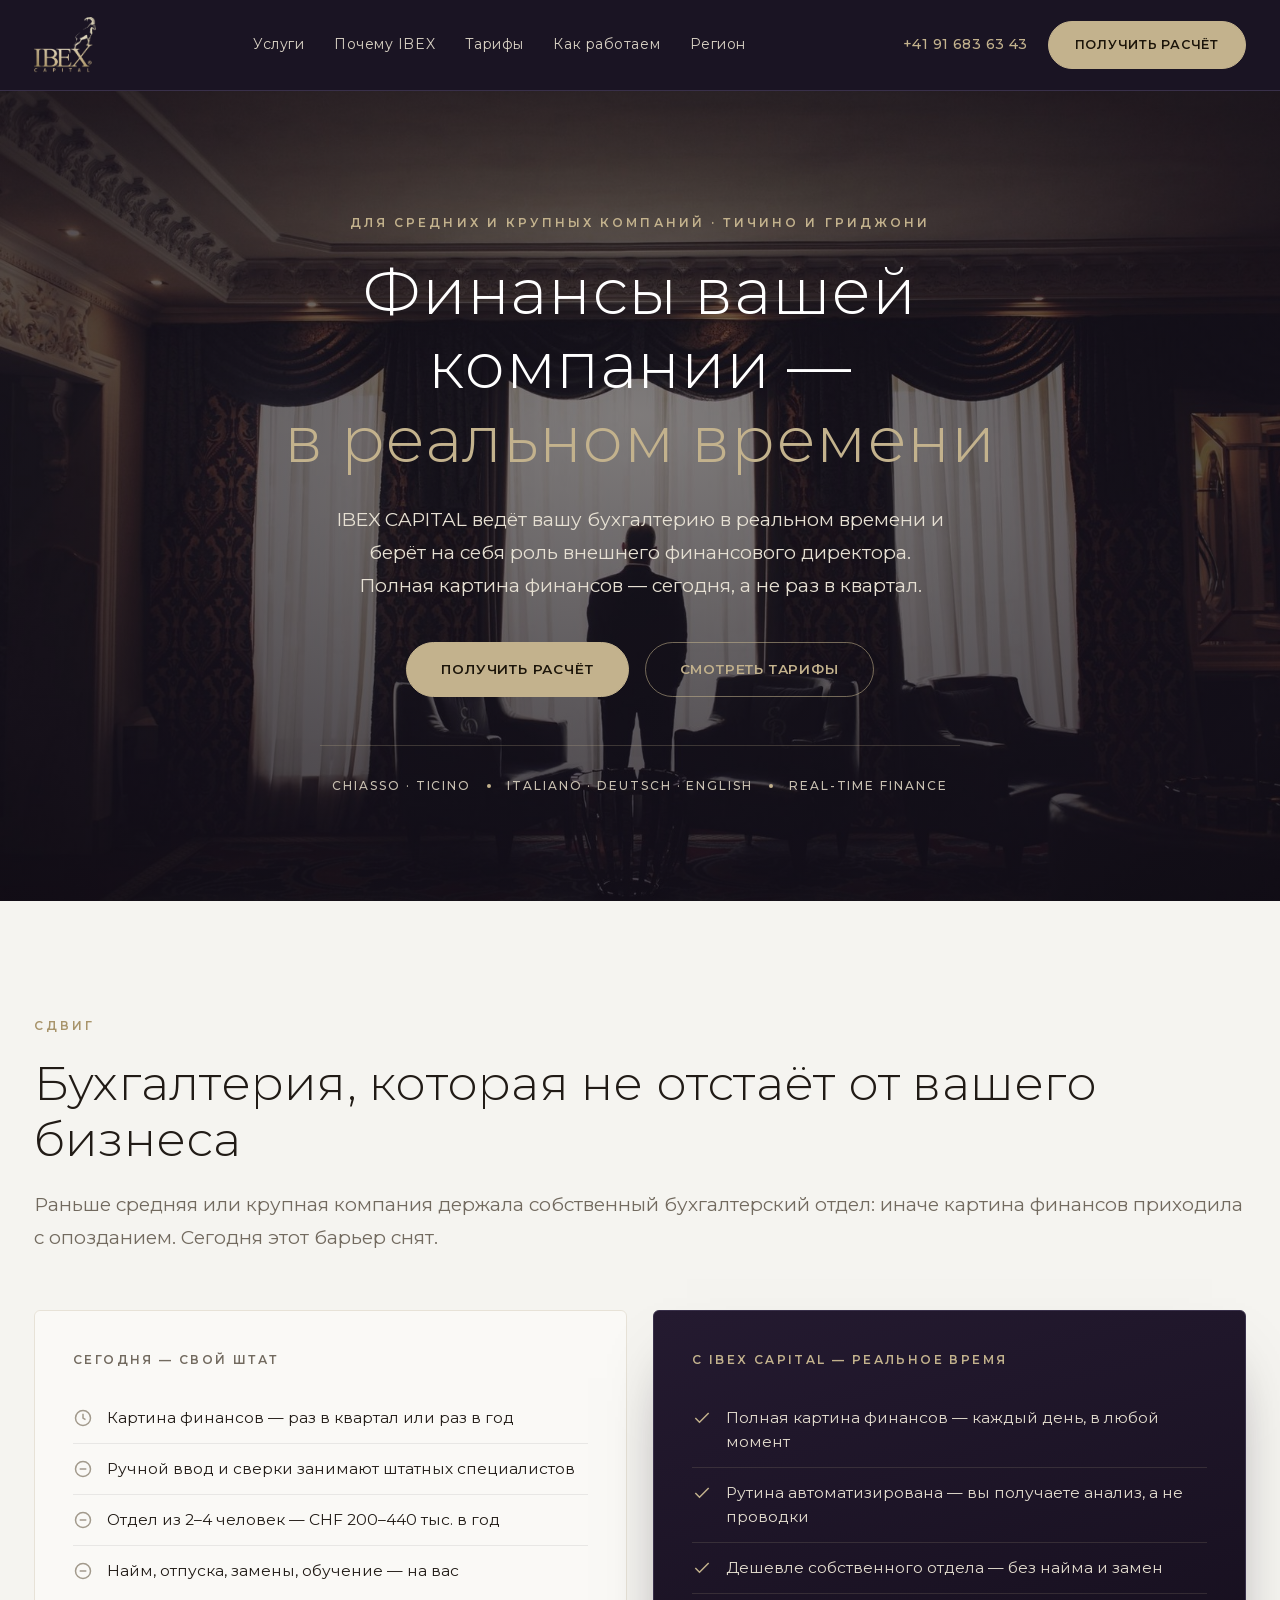
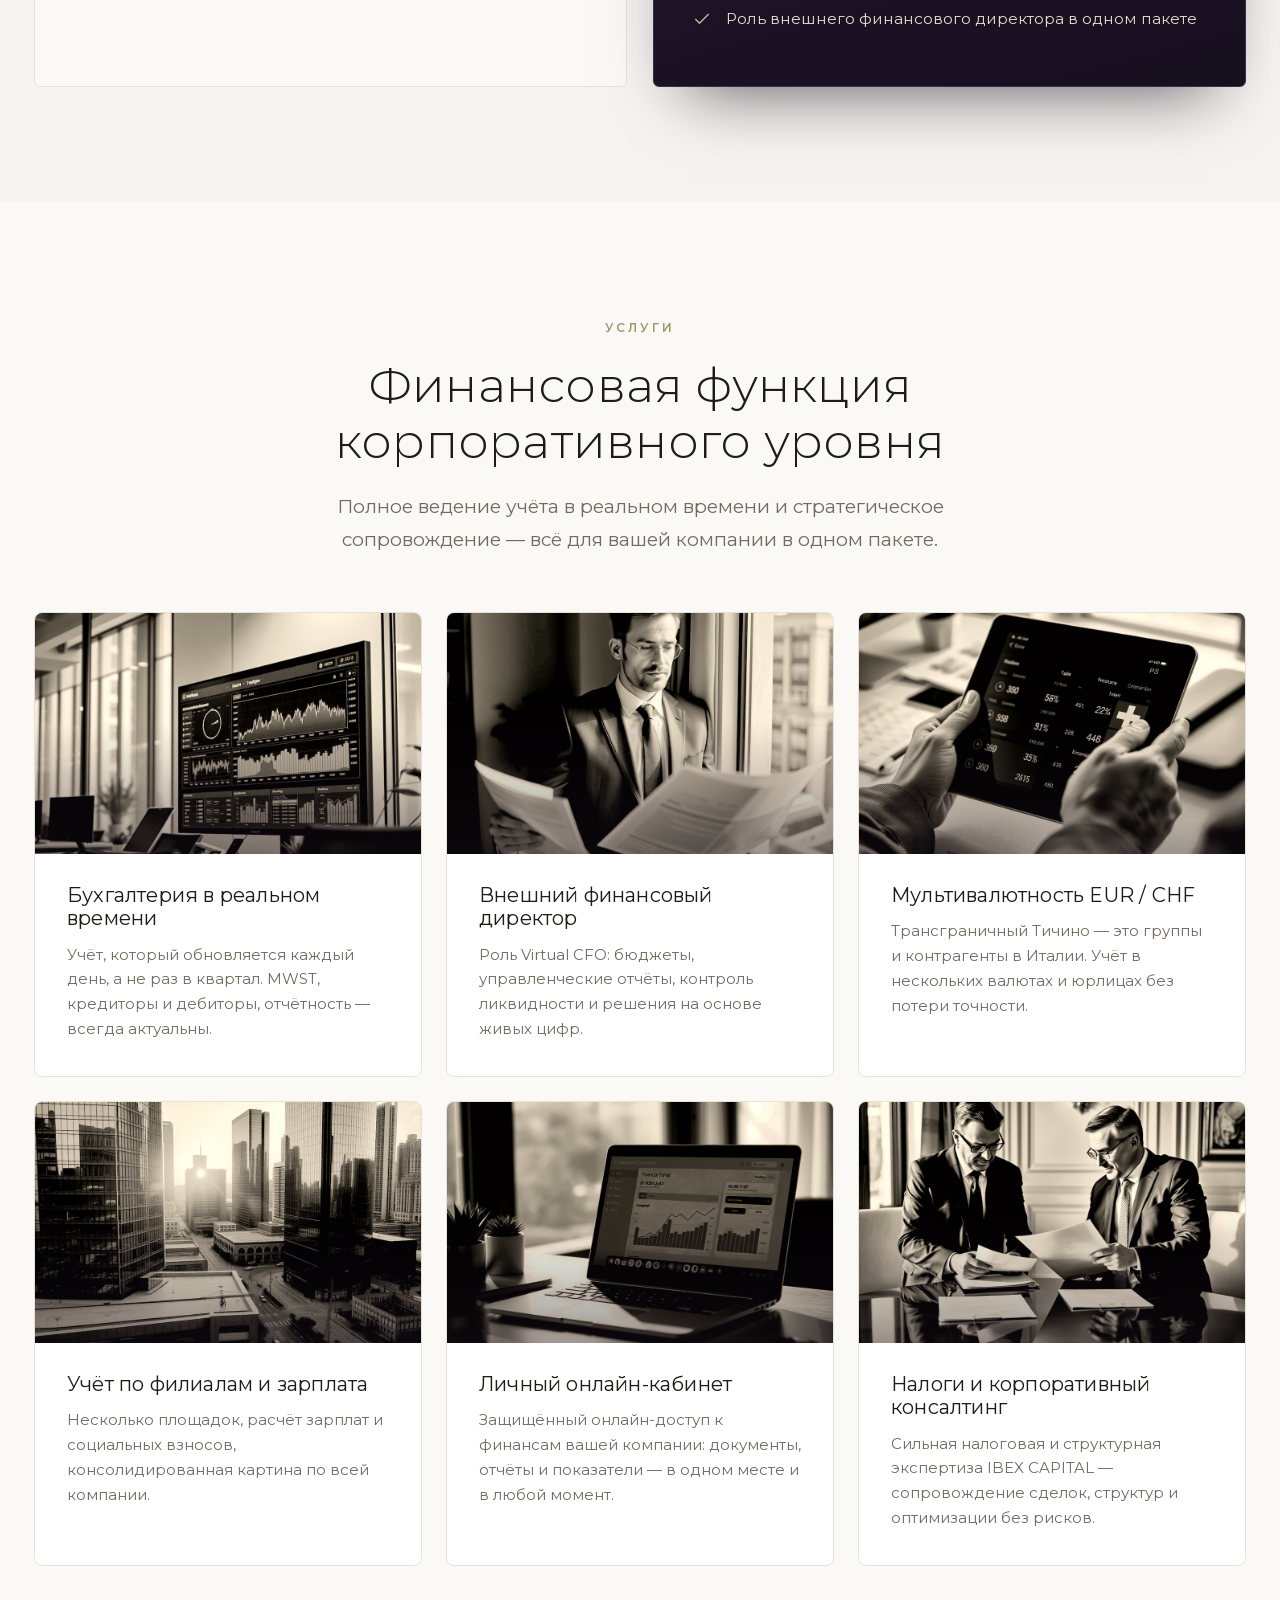
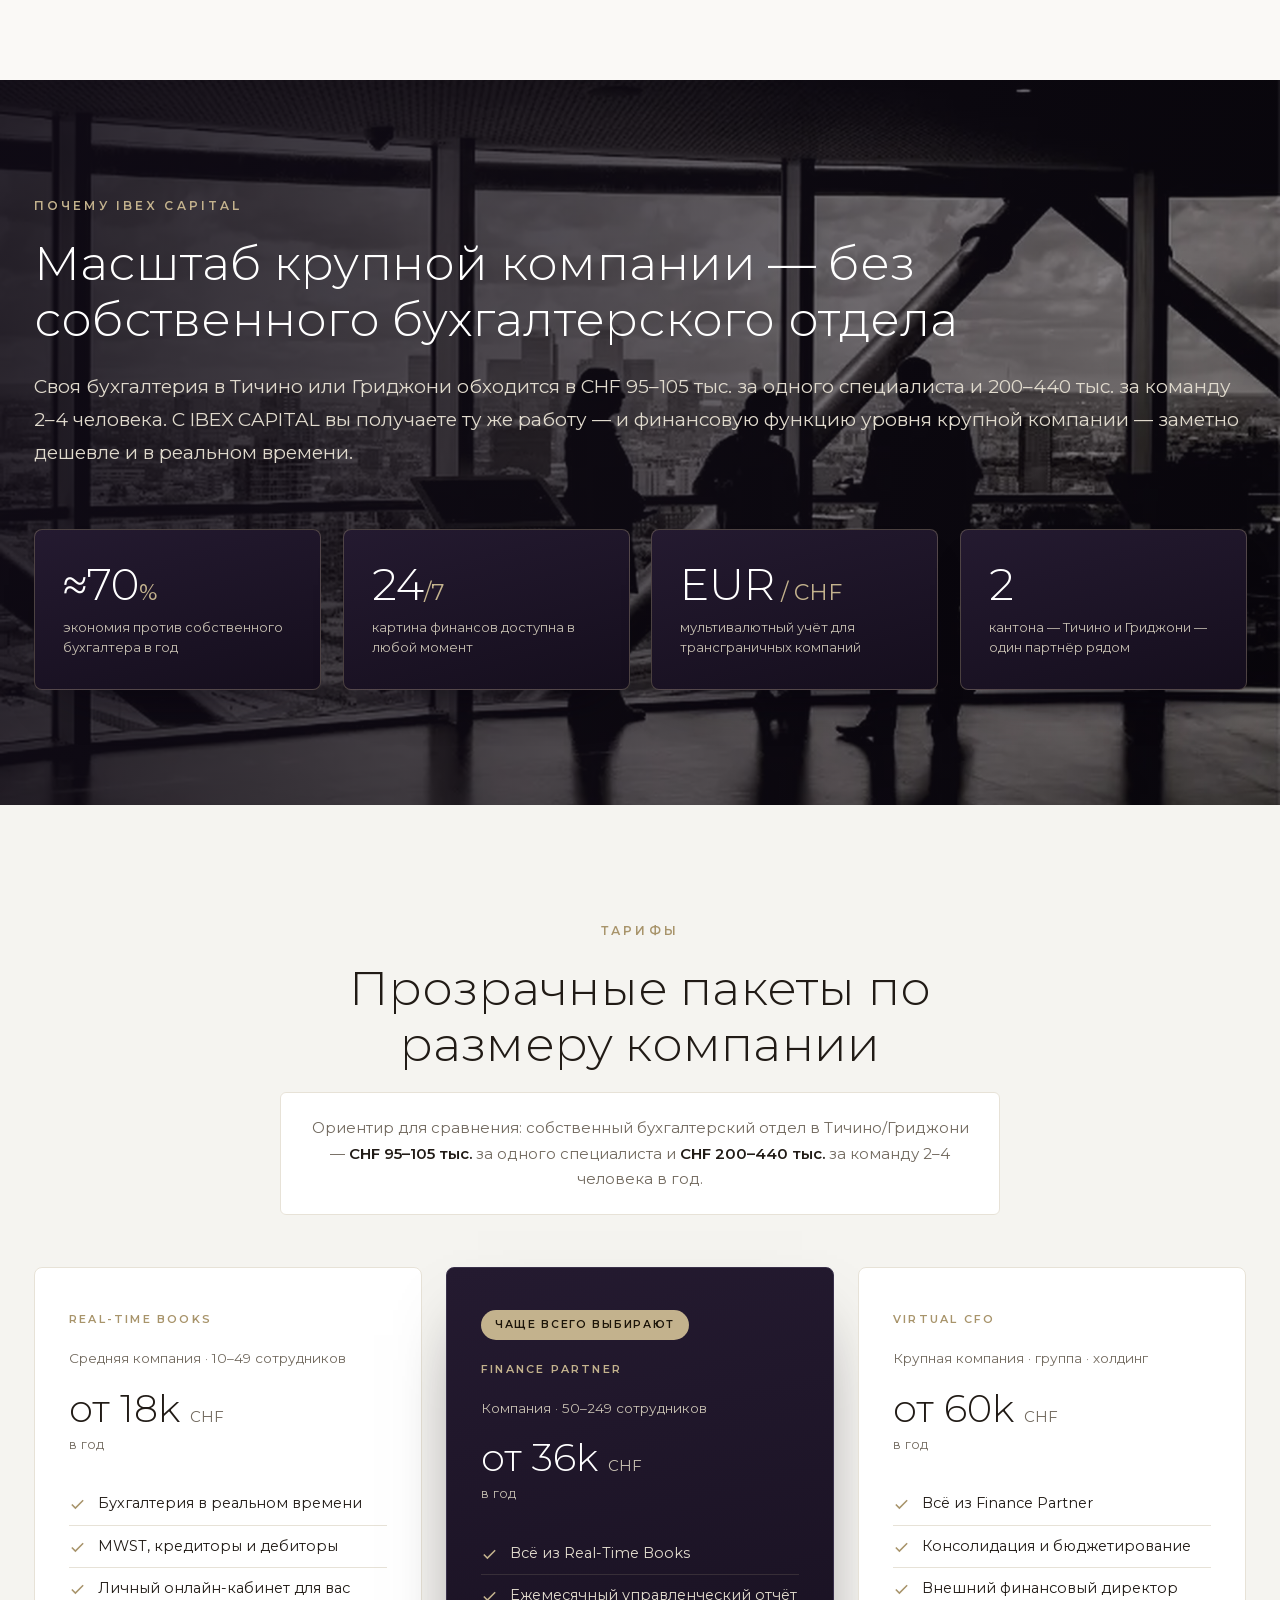
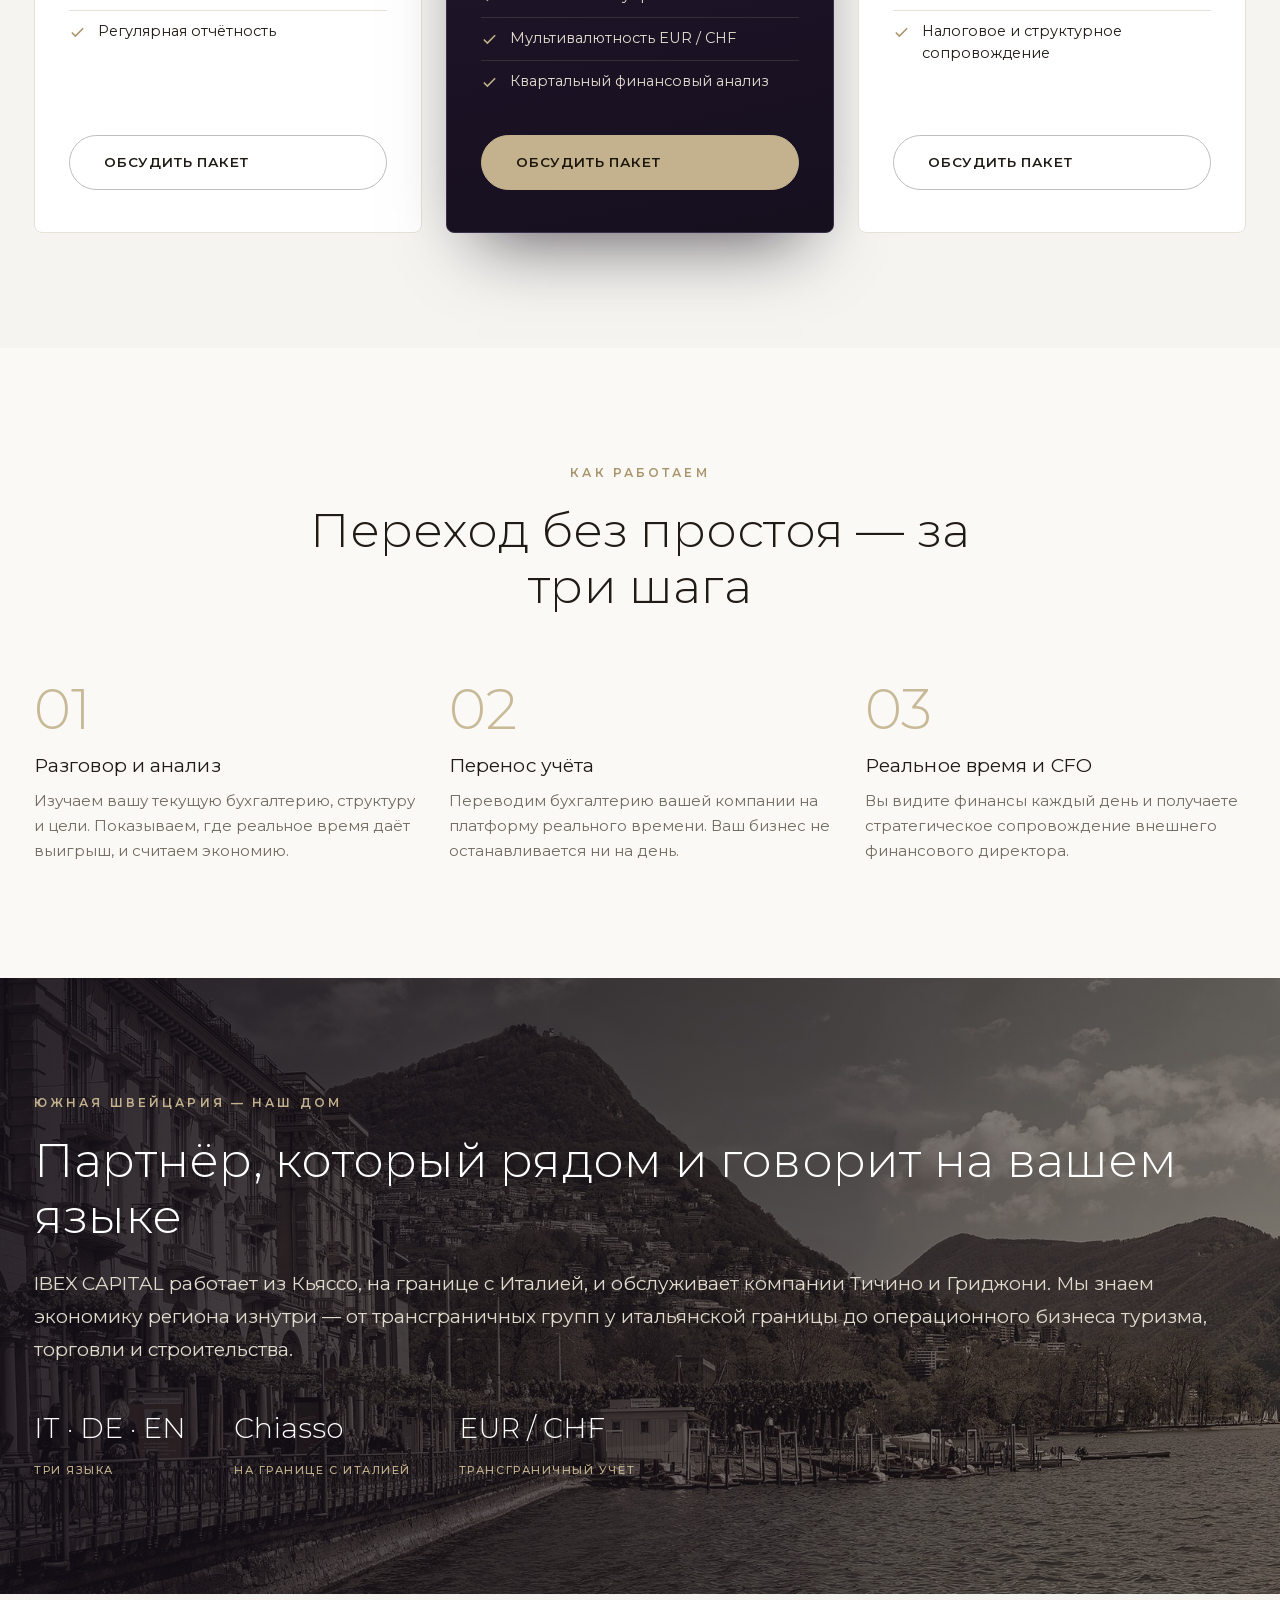
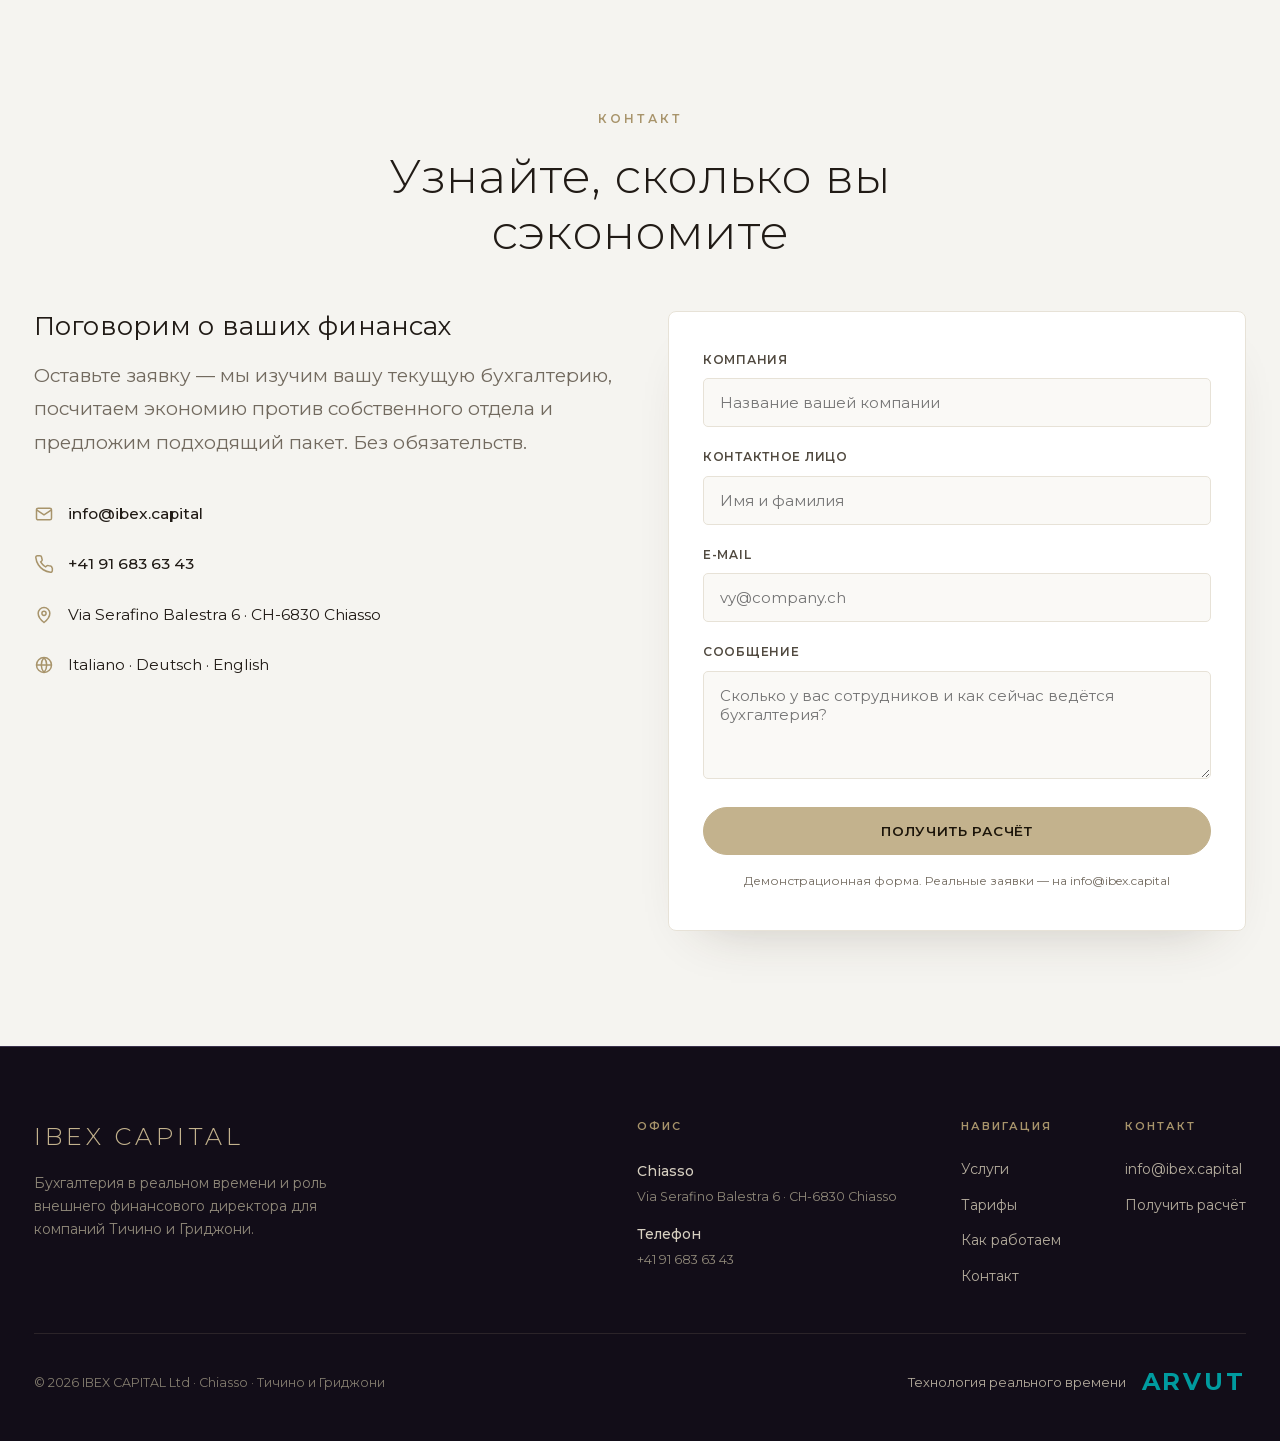
<file: index-ru.html>
<!DOCTYPE html>
<html lang="ru">
<head>
<meta charset="UTF-8">
<meta name="viewport" content="width=device-width, initial-scale=1">
<title>IBEX CAPITAL — Финансы вашей компании в реальном времени · Тичино и Гриджони</title>
<meta name="description" content="IBEX CAPITAL ведёт бухгалтерию вашей компании в реальном времени и берёт на себя роль внешнего финансового директора. Chiasso · Тичино и Гриджони.">
<link rel="stylesheet" href="fonts/fonts.css">
<style>
:root{
  --dark:#1a1423; --dark2:#120d18; --panel:#241a30;
  --gold:#c3b28d; --gold-lt:#dccbaa; --gold-dk:#a8946b;
  --cream:#f5f4f0; --paper:#faf9f6; --white:#ffffff;
  --ink:#211b16; --muted:#726a5f; --line:#e7e2d7; --line-dk:#39304a;
  --arvut:#009b9f;
  --sans:'Montserrat',-apple-system,BlinkMacSystemFont,'Segoe UI',sans-serif;
  --head:'Montserrat',Georgia,serif;
}
*{box-sizing:border-box;}
html{scroll-behavior:smooth;}
body{margin:0;font-family:var(--sans);color:var(--ink);background:var(--white);
  font-size:17px;line-height:1.7;font-weight:400;-webkit-font-smoothing:antialiased;text-rendering:optimizeLegibility;}
h1,h2,h3{font-family:var(--head);font-weight:300;line-height:1.16;margin:0;letter-spacing:.005em;}
p{margin:0;}
a{color:inherit;text-decoration:none;}
img,svg{display:block;max-width:100%;}
.wrap{max-width:1320px;margin:0 auto;padding:0 clamp(18px,3.2vw,34px);}
.eyebrow{font-family:var(--sans);font-weight:600;font-size:12px;letter-spacing:.26em;
  text-transform:uppercase;color:var(--gold-dk);margin-bottom:20px;}
.eyebrow.light{color:var(--gold);}
.lead{font-size:clamp(16.5px,2vw,19px);color:var(--muted);line-height:1.75;font-weight:400;}
section{position:relative;}
.sec{padding:clamp(66px,9vw,124px) 0;}

/* buttons — pill, gold */
.btn{display:inline-flex;align-items:center;gap:9px;font-family:var(--sans);font-weight:600;
  font-size:13.5px;letter-spacing:.06em;text-transform:uppercase;padding:15px 34px;border-radius:999px;
  transition:transform .25s,background .25s,color .25s,border-color .25s;cursor:pointer;
  border:1px solid transparent;white-space:nowrap;}
.btn-gold{background:var(--gold);color:#1c150a;border-color:var(--gold);}
.btn-gold:hover{background:var(--gold-lt);border-color:var(--gold-lt);color:#1c150a;transform:translateY(-2px);}
.btn-ghost{background:transparent;color:var(--gold);border-color:rgba(195,178,141,.55);}
.btn-ghost:hover{background:rgba(195,178,141,.12);border-color:var(--gold);color:var(--gold-lt);}
.btn-out{background:transparent;color:var(--ink);border-color:rgba(33,27,22,.28);}
.btn-out:hover{background:var(--ink);color:var(--gold-lt);border-color:var(--ink);transform:translateY(-2px);}

/* ── nav (dark) ── */
.nav{background:var(--dark);position:sticky;top:0;z-index:40;border-bottom:1px solid var(--line-dk);}
.nav-in{height:90px;display:flex;align-items:center;justify-content:space-between;gap:24px;}
.brandlogo{display:flex;align-items:center;gap:14px;}
.brandlogo img{height:56px;width:auto;}
.navlinks{display:flex;align-items:center;gap:clamp(16px,2.3vw,34px);}
.navlinks a{color:#d9d2c4;font-weight:400;font-size:14px;letter-spacing:.04em;transition:color .2s;}
.navlinks a:hover{color:var(--gold);}
.nav-right{display:flex;align-items:center;gap:20px;}
.nav-phone{color:var(--gold);font-size:14px;font-weight:500;letter-spacing:.03em;white-space:nowrap;}
.cta-nav{padding:12px 26px;font-size:12.5px;}

/* ── hero ── */
.hero{position:relative;min-height:calc(100svh - 90px);display:flex;align-items:center;
  overflow:hidden;background:var(--dark);padding:12vh 0 10vh;text-align:center;}
.hero .bg{position:absolute;inset:0;width:100%;height:100%;object-fit:cover;object-position:50% 42%;}
.hero .veil{position:absolute;inset:0;
  background:radial-gradient(120% 100% at 50% 40%,rgba(18,13,24,.5) 0%,rgba(18,13,24,.74) 55%,rgba(12,9,16,.9) 100%);}
.hero .wrap{position:relative;z-index:2;width:100%;}
.hero-in{max-width:800px;margin:0 auto;color:#fff;}
.hero h1{font-size:clamp(34px,5.8vw,64px);color:#fff;margin-bottom:26px;font-weight:300;letter-spacing:.01em;}
.hero h1 em{font-style:normal;color:var(--gold);}
.hero .lead{color:#e6e0d3;max-width:620px;margin:0 auto 40px;font-size:clamp(16px,1.9vw,19px);}
.hero-cta{display:flex;gap:16px;flex-wrap:wrap;margin-bottom:48px;justify-content:center;}
.trust{display:flex;align-items:center;justify-content:center;gap:16px;flex-wrap:wrap;
  padding-top:30px;border-top:1px solid rgba(195,178,141,.24);max-width:640px;margin:0 auto;}
.trust span{font-size:12px;letter-spacing:.16em;text-transform:uppercase;color:#c9c1b2;font-weight:500;}
.trust .dot{width:4px;height:4px;border-radius:50%;background:var(--gold);}

/* ── section heading ── */
.shead{max-width:none;margin-bottom:14px;}
.shead h2{font-size:clamp(28px,4.2vw,48px);margin-bottom:20px;}
.shead .lead{max-width:none;}
.center{max-width:760px;margin-left:auto;margin-right:auto;text-align:center;}

/* ── shift ── */
.bg-cream{background:var(--cream);}
.shift-grid{display:grid;grid-template-columns:1fr 1fr;gap:26px;margin-top:56px;}
.shift-card{padding:42px 38px;border-radius:6px;border:1px solid var(--line);background:var(--white);}
.shift-card.now{background:var(--paper);}
.shift-card.ibx{background:linear-gradient(165deg,#241a30,#160f1e);border:1px solid var(--line-dk);color:#fff;
  box-shadow:0 34px 66px -34px rgba(15,9,22,.7);}
.shift-card h3{font-size:12px;font-family:var(--sans);font-weight:600;letter-spacing:.2em;
  text-transform:uppercase;margin-bottom:26px;}
.shift-card.now h3{color:var(--muted);}
.shift-card.ibx h3{color:var(--gold);}
.shift-list{list-style:none;padding:0;margin:0;}
.shift-list li{display:flex;gap:14px;padding:13px 0;font-size:15.5px;line-height:1.55;align-items:flex-start;font-weight:400;}
.shift-list li+li{border-top:1px solid rgba(0,0,0,.07);}
.shift-card.ibx .shift-list li+li{border-top:1px solid rgba(195,178,141,.16);}
.shift-card.ibx li{color:#e4ddcf;}
.ic{flex:none;width:20px;height:20px;margin-top:2px;}

/* ── services ── */
.bg-paper{background:var(--paper);}
.svc-grid{display:grid;grid-template-columns:repeat(3,1fr);gap:24px;margin-top:56px;}
.svc{background:#fff;border:1px solid var(--line);border-radius:8px;overflow:hidden;
  transition:transform .35s,box-shadow .35s,border-color .35s;}
.svc:hover{transform:translateY(-6px);box-shadow:0 28px 54px -30px rgba(60,48,30,.32);border-color:var(--gold);}
.svc-img{position:relative;aspect-ratio:16/10;overflow:hidden;}
.svc-img img{width:100%;height:100%;object-fit:cover;transition:transform .55s ease;}
.svc:hover .svc-img img{transform:scale(1.05);}
.svc-img::after{content:"";position:absolute;inset:0;
  background:linear-gradient(180deg,rgba(22,15,26,0) 45%,rgba(22,15,26,.42));}
.svc-body{padding:30px 32px 34px;}
.svc h3{font-size:20px;margin-bottom:12px;font-weight:400;letter-spacing:.01em;}
.svc p{font-size:15px;color:var(--muted);line-height:1.65;}

/* ── dark photo band ── */
.bgblock{position:relative;color:#fff;overflow:hidden;background:var(--dark);}
.bgblock .bgimg{position:absolute;inset:0;width:100%;height:100%;object-fit:cover;}
.bgblock .veil{position:absolute;inset:0;}
.bgblock .wrap{position:relative;z-index:2;}
.bgblock h2{color:#fff;font-size:clamp(28px,4.2vw,48px);max-width:none;margin-bottom:22px;font-weight:300;}
.bgblock .lead{color:#e0dacd;max-width:none;}
.band-veil{background:linear-gradient(105deg,rgba(16,11,22,.9) 0%,rgba(18,13,24,.72) 44%,rgba(20,14,28,.4) 100%);}
.ticino-veil{background:linear-gradient(105deg,rgba(16,11,22,.86) 0%,rgba(18,13,24,.6) 48%,rgba(20,14,28,.3) 100%);}
.stats{display:grid;grid-template-columns:repeat(4,1fr);gap:22px;margin-top:60px;}
.stat{padding:32px 28px;border-radius:8px;background:linear-gradient(165deg,#241a30,#150e1d);
  border:1px solid rgba(195,178,141,.3);box-shadow:0 26px 50px -30px rgba(8,4,14,.85);}
.stat .n{font-family:var(--head);font-weight:300;font-size:clamp(30px,3.6vw,44px);color:#fff;
  line-height:1;margin-bottom:12px;}
.stat .n small{font-size:.5em;color:var(--gold);font-weight:400;}
.stat .t{font-size:13px;color:#c6bfb1;line-height:1.5;}

/* ── pricing ── */
.price-anchor{max-width:720px;margin:0 auto 52px;text-align:center;font-size:15px;color:var(--muted);
  background:#fff;border:1px solid var(--line);border-radius:6px;padding:22px 30px;}
.price-anchor b{color:var(--ink);font-weight:600;}
.price-grid{display:grid;grid-template-columns:repeat(3,1fr);gap:24px;}
.tier{background:#fff;border:1px solid var(--line);border-radius:8px;padding:42px 34px;display:flex;
  flex-direction:column;transition:transform .35s,box-shadow .35s;}
.tier:hover{transform:translateY(-6px);box-shadow:0 32px 60px -32px rgba(60,48,30,.34);}
.tier.feat{background:linear-gradient(168deg,#241a30,#160f1e);color:#fff;border:1px solid var(--line-dk);
  box-shadow:0 36px 70px -32px rgba(15,9,22,.7);}
.tier .tag{font-family:var(--sans);font-weight:600;font-size:11px;letter-spacing:.2em;text-transform:uppercase;
  color:var(--gold-dk);margin-bottom:18px;}
.tier.feat .tag{color:var(--gold);}
.tier .who{font-size:13.5px;color:var(--muted);margin-bottom:20px;}
.tier.feat .who{color:#c6bfb1;}
.tier .price{font-family:var(--head);font-weight:300;font-size:38px;line-height:1;margin-bottom:6px;}
.tier .price small{font-size:15px;color:var(--muted);font-weight:400;}
.tier.feat .price small{color:#c6bfb1;}
.tier .per{font-size:12.5px;color:var(--muted);margin-bottom:28px;letter-spacing:.02em;}
.tier.feat .per{color:#c6bfb1;}
.tier ul{list-style:none;padding:0;margin:0 0 32px;flex:1;}
.tier li{display:flex;gap:12px;font-size:14.5px;padding:10px 0;line-height:1.5;align-items:flex-start;
  border-top:1px solid var(--line);font-weight:400;}
.tier.feat li{border-top:1px solid rgba(195,178,141,.16);color:#e4ddcf;}
.tier li:first-child{border-top:none;}
.tier .chk{flex:none;width:17px;height:17px;margin-top:3px;color:var(--gold-dk);}
.tier.feat .chk{color:var(--gold);}
.ribbon{display:inline-block;align-self:flex-start;font-size:10.5px;font-weight:600;letter-spacing:.16em;
  text-transform:uppercase;background:var(--gold);color:#1c150a;padding:6px 14px;border-radius:999px;margin-bottom:20px;}

/* ── steps ── */
.steps{display:grid;grid-template-columns:repeat(3,1fr);gap:34px;margin-top:56px;}
.step{position:relative;padding-top:10px;}
.step .num{font-family:var(--head);font-weight:300;font-size:56px;color:var(--gold);line-height:1;margin-bottom:18px;opacity:.9;}
.step h3{font-size:19px;margin-bottom:12px;font-weight:400;}
.step p{font-size:15px;color:var(--muted);line-height:1.65;}

/* ── region marks ── */
.pmarks{display:flex;gap:48px;margin-top:38px;flex-wrap:wrap;}
.pmarks div{font-family:var(--head);font-weight:300;font-size:28px;color:#fff;}
.pmarks span{display:block;font-family:var(--sans);font-size:11px;font-weight:500;color:var(--gold);
  letter-spacing:.14em;text-transform:uppercase;margin-top:8px;}

/* ── contact ── */
.contact-grid{display:grid;grid-template-columns:1fr 1fr;gap:56px;margin-top:50px;}
.contact-info h3{font-size:26px;margin-bottom:18px;font-weight:400;}
.contact-info .lead{margin-bottom:30px;}
.cline{display:flex;gap:14px;align-items:center;padding:12px 0;font-size:15.5px;}
.cline svg{width:20px;height:20px;stroke:var(--gold-dk);flex:none;}
.cline a{font-weight:500;}
form{background:#fff;border:1px solid var(--line);border-radius:8px;padding:38px 34px;
  box-shadow:0 26px 54px -36px rgba(60,48,30,.3);}
.field{margin-bottom:20px;}
label{display:block;font-size:12px;font-weight:600;color:#514a40;margin-bottom:8px;letter-spacing:.06em;text-transform:uppercase;}
input,textarea{width:100%;font-family:var(--sans);font-size:15px;padding:14px 16px;border:1px solid var(--line);
  border-radius:5px;background:var(--paper);color:var(--ink);transition:border-color .2s,background .2s;}
input:focus,textarea:focus{outline:none;border-color:var(--gold);background:#fff;}
textarea{resize:vertical;min-height:108px;}
form .btn{width:100%;justify-content:center;}
.formnote{font-size:12px;color:var(--muted);margin-top:16px;text-align:center;}

/* ── footer ── */
footer{background:var(--dark2);color:#a79f90;padding:70px 0 38px;border-top:1px solid var(--line-dk);}
.foot-top{display:flex;justify-content:space-between;gap:44px;flex-wrap:wrap;
  padding-bottom:38px;border-bottom:1px solid rgba(195,178,141,.14);}
.foot-brand .wm{font-family:var(--head);font-weight:300;font-size:24px;color:var(--gold);letter-spacing:.16em;}
.foot-brand p{font-size:14px;color:#8f8879;margin-top:14px;max-width:340px;line-height:1.65;}
.foot-links{display:flex;gap:64px;flex-wrap:wrap;}
.foot-col h4{font-family:var(--sans);font-size:11px;letter-spacing:.18em;text-transform:uppercase;
  color:var(--gold-dk);margin:0 0 16px;font-weight:600;}
.foot-col a{display:block;font-size:14px;color:#b3ab9c;padding:6px 0;transition:color .2s;}
.foot-col a:hover{color:var(--gold);}
.foot-offices .foff{padding:8px 0;}
.foot-offices .foff b{display:block;color:#d6cfc0;font-size:14px;font-weight:500;}
.foot-offices .foff span{display:block;color:#8f8879;font-size:12.5px;margin-top:2px;}
.foot-bot{display:flex;justify-content:space-between;gap:18px 30px;flex-wrap:wrap;align-items:center;padding-top:28px;}
.foot-bot .copy{font-size:12.5px;color:#847d6f;}
.foot-credit{display:flex;align-items:center;gap:16px;}
.foot-credit .lbl{font-size:13px;color:#b3ab9c;}
.foot-credit .arvut-wm{font-family:var(--sans);font-weight:700;font-size:24px;color:var(--arvut);
  letter-spacing:.12em;}

/* ── reveal ── */
.reveal{opacity:0;transform:translateY(26px);
  transition:opacity .8s cubic-bezier(.22,.61,.36,1),transform .8s cubic-bezier(.22,.61,.36,1);
  will-change:opacity,transform;}
.reveal.in{opacity:1;transform:none;}
@media(prefers-reduced-motion:reduce){*{animation:none!important;transition:none!important;}.reveal{opacity:1;transform:none;}}

/* ── responsive ── */
@media(max-width:980px){
  .svc-grid,.price-grid,.steps,.stats{grid-template-columns:1fr 1fr;}
  .contact-grid{grid-template-columns:1fr;gap:38px;}
  .stats{gap:16px;}
}
@media(max-width:760px){
  .navlinks,.nav-phone{display:none;}
  .shift-grid,.svc-grid,.price-grid,.steps,.stats{grid-template-columns:1fr;}
  .hero{padding:9vh 0 10vh;min-height:auto;}
  .pmarks{gap:30px;}
  .tier.feat{order:-1;}
  .brandlogo img{height:48px;}
}
</style>
</head>
<body>

<!-- NAV -->
<header class="nav" id="top">
  <div class="wrap nav-in">
    <a href="#top" class="brandlogo"><img src="assets/ibex-logo.png" alt="IBEX CAPITAL"></a>
    <nav class="navlinks">
      <a href="#servizi">Услуги</a>
      <a href="#perche">Почему IBEX</a>
      <a href="#tariffe">Тарифы</a>
      <a href="#come">Как работаем</a>
      <a href="#regione">Регион</a>
    </nav>
    <div class="nav-right">
      <span class="nav-phone">+41 91 683 63 43</span>
      <a href="#contatto" class="btn btn-gold cta-nav">Получить расчёт</a>
    </div>
  </div>
</header>

<!-- HERO -->
<section class="hero">
  <img class="bg" src="assets/hero.jpg?v=1" alt="IBEX CAPITAL — Chiasso">
  <div class="veil"></div>
  <div class="wrap">
    <div class="hero-in">
      <p class="eyebrow light">Для средних и крупных компаний · Тичино и Гриджони</p>
      <h1>Финансы вашей компании —<br><em>в реальном времени</em></h1>
      <p class="lead">IBEX CAPITAL ведёт вашу бухгалтерию в реальном времени и берёт на себя роль внешнего финансового директора. Полная картина финансов — сегодня, а не раз в квартал.</p>
      <div class="hero-cta">
        <a href="#contatto" class="btn btn-gold">Получить расчёт</a>
        <a href="#tariffe" class="btn btn-ghost">Смотреть тарифы</a>
      </div>
      <div class="trust">
        <span>Chiasso · Ticino</span><i class="dot"></i>
        <span>Italiano · Deutsch · English</span><i class="dot"></i>
        <span>Real-Time Finance</span>
      </div>
    </div>
  </div>
</section>

<!-- SHIFT -->
<section class="sec bg-cream" id="cambiamento">
  <div class="wrap">
    <div class="shead reveal">
      <p class="eyebrow">Сдвиг</p>
      <h2>Бухгалтерия, которая не отстаёт от вашего бизнеса</h2>
      <p class="lead">Раньше средняя или крупная компания держала собственный бухгалтерский отдел: иначе картина финансов приходила с опозданием. Сегодня этот барьер снят.</p>
    </div>
    <div class="shift-grid">
      <div class="shift-card now reveal">
        <h3>Сегодня — свой штат</h3>
        <ul class="shift-list">
          <li><svg class="ic" viewBox="0 0 24 24" fill="none" stroke="#a29a8c" stroke-width="1.8"><circle cx="12" cy="12" r="9"/><path d="M12 7v5l3 2"/></svg>Картина финансов — раз в квартал или раз в год</li>
          <li><svg class="ic" viewBox="0 0 24 24" fill="none" stroke="#a29a8c" stroke-width="1.8"><circle cx="12" cy="12" r="9"/><path d="M8 12h8"/></svg>Ручной ввод и сверки занимают штатных специалистов</li>
          <li><svg class="ic" viewBox="0 0 24 24" fill="none" stroke="#a29a8c" stroke-width="1.8"><circle cx="12" cy="12" r="9"/><path d="M8 12h8"/></svg>Отдел из 2–4 человек — CHF 200–440 тыс. в год</li>
          <li><svg class="ic" viewBox="0 0 24 24" fill="none" stroke="#a29a8c" stroke-width="1.8"><circle cx="12" cy="12" r="9"/><path d="M8 12h8"/></svg>Найм, отпуска, замены, обучение — на вас</li>
        </ul>
      </div>
      <div class="shift-card ibx reveal">
        <h3>С IBEX CAPITAL — реальное время</h3>
        <ul class="shift-list">
          <li><svg class="ic" viewBox="0 0 24 24" fill="none" stroke="#c3b28d" stroke-width="1.8"><path d="M20 6 9 17l-5-5"/></svg>Полная картина финансов — каждый день, в любой момент</li>
          <li><svg class="ic" viewBox="0 0 24 24" fill="none" stroke="#c3b28d" stroke-width="1.8"><path d="M20 6 9 17l-5-5"/></svg>Рутина автоматизирована — вы получаете анализ, а не проводки</li>
          <li><svg class="ic" viewBox="0 0 24 24" fill="none" stroke="#c3b28d" stroke-width="1.8"><path d="M20 6 9 17l-5-5"/></svg>Дешевле собственного отдела — без найма и замен</li>
          <li><svg class="ic" viewBox="0 0 24 24" fill="none" stroke="#c3b28d" stroke-width="1.8"><path d="M20 6 9 17l-5-5"/></svg>Роль внешнего финансового директора в одном пакете</li>
        </ul>
      </div>
    </div>
  </div>
</section>

<!-- SERVICES -->
<section class="sec bg-paper" id="servizi">
  <div class="wrap">
    <div class="shead center reveal">
      <p class="eyebrow">Услуги</p>
      <h2>Финансовая функция корпоративного уровня</h2>
      <p class="lead">Полное ведение учёта в реальном времени и стратегическое сопровождение — всё для вашей компании в одном пакете.</p>
    </div>
    <div class="svc-grid">
      <div class="svc reveal">
        <div class="svc-img"><img src="assets/svc1.jpg?v=3" alt="Бухгалтерия в реальном времени"></div>
        <div class="svc-body">
          <h3>Бухгалтерия в реальном времени</h3>
          <p>Учёт, который обновляется каждый день, а не раз в квартал. MWST, кредиторы и дебиторы, отчётность — всегда актуальны.</p>
        </div>
      </div>
      <div class="svc reveal">
        <div class="svc-img"><img src="assets/svc2.jpg?v=3" alt="Внешний финансовый директор"></div>
        <div class="svc-body">
          <h3>Внешний финансовый директор</h3>
          <p>Роль Virtual CFO: бюджеты, управленческие отчёты, контроль ликвидности и решения на основе живых цифр.</p>
        </div>
      </div>
      <div class="svc reveal">
        <div class="svc-img"><img src="assets/svc3.jpg?v=3" alt="Мультивалютность EUR / CHF"></div>
        <div class="svc-body">
          <h3>Мультивалютность EUR / CHF</h3>
          <p>Трансграничный Тичино — это группы и контрагенты в Италии. Учёт в нескольких валютах и юрлицах без потери точности.</p>
        </div>
      </div>
      <div class="svc reveal">
        <div class="svc-img"><img src="assets/svc4.jpg?v=3" alt="Учёт по филиалам и зарплата"></div>
        <div class="svc-body">
          <h3>Учёт по филиалам и зарплата</h3>
          <p>Несколько площадок, расчёт зарплат и социальных взносов, консолидированная картина по всей компании.</p>
        </div>
      </div>
      <div class="svc reveal">
        <div class="svc-img"><img src="assets/svc5.jpg?v=3" alt="Личный онлайн-кабинет"></div>
        <div class="svc-body">
          <h3>Личный онлайн-кабинет</h3>
          <p>Защищённый онлайн-доступ к финансам вашей компании: документы, отчёты и показатели — в одном месте и в любой момент.</p>
        </div>
      </div>
      <div class="svc reveal">
        <div class="svc-img"><img src="assets/svc6.jpg?v=3" alt="Налоги и корпоративный консалтинг"></div>
        <div class="svc-body">
          <h3>Налоги и корпоративный консалтинг</h3>
          <p>Сильная налоговая и структурная экспертиза IBEX CAPITAL — сопровождение сделок, структур и оптимизации без рисков.</p>
        </div>
      </div>
    </div>
  </div>
</section>

<!-- ADVANTAGE BAND -->
<section class="sec bgblock" id="perche">
  <img class="bgimg" src="assets/city.jpg?v=1" alt="Панорама города">
  <div class="veil band-veil"></div>
  <div class="wrap">
    <div class="reveal">
      <p class="eyebrow light">Почему IBEX CAPITAL</p>
      <h2>Масштаб крупной компании — без собственного бухгалтерского отдела</h2>
      <p class="lead">Своя бухгалтерия в Тичино или Гриджони обходится в CHF 95–105 тыс. за одного специалиста и 200–440 тыс. за команду 2–4 человека. С IBEX CAPITAL вы получаете ту же работу — и финансовую функцию уровня крупной компании — заметно дешевле и в реальном времени.</p>
    </div>
    <div class="stats">
      <div class="stat reveal"><div class="n">≈70<small>%</small></div><div class="t">экономия против собственного бухгалтера в год</div></div>
      <div class="stat reveal"><div class="n">24<small>/7</small></div><div class="t">картина финансов доступна в любой момент</div></div>
      <div class="stat reveal"><div class="n">EUR<small> / CHF</small></div><div class="t">мультивалютный учёт для трансграничных компаний</div></div>
      <div class="stat reveal"><div class="n">2</div><div class="t">кантона — Тичино и Гриджони — один партнёр рядом</div></div>
    </div>
  </div>
</section>

<!-- PRICING -->
<section class="sec bg-cream" id="tariffe">
  <div class="wrap">
    <div class="shead center reveal">
      <p class="eyebrow">Тарифы</p>
      <h2>Прозрачные пакеты по размеру компании</h2>
    </div>
    <p class="price-anchor reveal">Ориентир для сравнения: собственный бухгалтерский отдел в Тичино/Гриджони — <b>CHF 95–105 тыс.</b> за одного специалиста и <b>CHF 200–440 тыс.</b> за команду 2–4 человека в год.</p>
    <div class="price-grid">
      <div class="tier reveal">
        <span class="tag">Real-Time Books</span>
        <p class="who">Средняя компания · 10–49 сотрудников</p>
        <div class="price">от 18k <small>CHF</small></div>
        <p class="per">в год</p>
        <ul>
          <li><svg class="chk" viewBox="0 0 24 24" fill="none" stroke="currentColor" stroke-width="2.2"><path d="M20 6 9 17l-5-5"/></svg>Бухгалтерия в реальном времени</li>
          <li><svg class="chk" viewBox="0 0 24 24" fill="none" stroke="currentColor" stroke-width="2.2"><path d="M20 6 9 17l-5-5"/></svg>MWST, кредиторы и дебиторы</li>
          <li><svg class="chk" viewBox="0 0 24 24" fill="none" stroke="currentColor" stroke-width="2.2"><path d="M20 6 9 17l-5-5"/></svg>Личный онлайн-кабинет для вас</li>
          <li><svg class="chk" viewBox="0 0 24 24" fill="none" stroke="currentColor" stroke-width="2.2"><path d="M20 6 9 17l-5-5"/></svg>Регулярная отчётность</li>
        </ul>
        <a href="#contatto" class="btn btn-out">Обсудить пакет</a>
      </div>
      <div class="tier feat reveal">
        <span class="ribbon">Чаще всего выбирают</span>
        <span class="tag">Finance Partner</span>
        <p class="who">Компания · 50–249 сотрудников</p>
        <div class="price">от 36k <small>CHF</small></div>
        <p class="per">в год</p>
        <ul>
          <li><svg class="chk" viewBox="0 0 24 24" fill="none" stroke="currentColor" stroke-width="2.2"><path d="M20 6 9 17l-5-5"/></svg>Всё из Real-Time Books</li>
          <li><svg class="chk" viewBox="0 0 24 24" fill="none" stroke="currentColor" stroke-width="2.2"><path d="M20 6 9 17l-5-5"/></svg>Ежемесячный управленческий отчёт</li>
          <li><svg class="chk" viewBox="0 0 24 24" fill="none" stroke="currentColor" stroke-width="2.2"><path d="M20 6 9 17l-5-5"/></svg>Мультивалютность EUR / CHF</li>
          <li><svg class="chk" viewBox="0 0 24 24" fill="none" stroke="currentColor" stroke-width="2.2"><path d="M20 6 9 17l-5-5"/></svg>Квартальный финансовый анализ</li>
        </ul>
        <a href="#contatto" class="btn btn-gold">Обсудить пакет</a>
      </div>
      <div class="tier reveal">
        <span class="tag">Virtual CFO</span>
        <p class="who">Крупная компания · группа · холдинг</p>
        <div class="price">от 60k <small>CHF</small></div>
        <p class="per">в год</p>
        <ul>
          <li><svg class="chk" viewBox="0 0 24 24" fill="none" stroke="currentColor" stroke-width="2.2"><path d="M20 6 9 17l-5-5"/></svg>Всё из Finance Partner</li>
          <li><svg class="chk" viewBox="0 0 24 24" fill="none" stroke="currentColor" stroke-width="2.2"><path d="M20 6 9 17l-5-5"/></svg>Консолидация и бюджетирование</li>
          <li><svg class="chk" viewBox="0 0 24 24" fill="none" stroke="currentColor" stroke-width="2.2"><path d="M20 6 9 17l-5-5"/></svg>Внешний финансовый директор</li>
          <li><svg class="chk" viewBox="0 0 24 24" fill="none" stroke="currentColor" stroke-width="2.2"><path d="M20 6 9 17l-5-5"/></svg>Налоговое и структурное сопровождение</li>
        </ul>
        <a href="#contatto" class="btn btn-out">Обсудить пакет</a>
      </div>
    </div>
  </div>
</section>

<!-- HOW WE WORK -->
<section class="sec bg-paper" id="come">
  <div class="wrap">
    <div class="shead center reveal">
      <p class="eyebrow">Как работаем</p>
      <h2>Переход без простоя — за три шага</h2>
    </div>
    <div class="steps">
      <div class="step reveal">
        <div class="num">01</div>
        <h3>Разговор и анализ</h3>
        <p>Изучаем вашу текущую бухгалтерию, структуру и цели. Показываем, где реальное время даёт выигрыш, и считаем экономию.</p>
      </div>
      <div class="step reveal">
        <div class="num">02</div>
        <h3>Перенос учёта</h3>
        <p>Переводим бухгалтерию вашей компании на платформу реального времени. Ваш бизнес не останавливается ни на день.</p>
      </div>
      <div class="step reveal">
        <div class="num">03</div>
        <h3>Реальное время и CFO</h3>
        <p>Вы видите финансы каждый день и получаете стратегическое сопровождение внешнего финансового директора.</p>
      </div>
    </div>
  </div>
</section>

<!-- REGION BLOCK -->
<section class="sec bgblock" id="regione">
  <img class="bgimg" src="assets/ticino.jpg?v=1" alt="Южная Швейцария — Лугано, Тичино">
  <div class="veil ticino-veil"></div>
  <div class="wrap">
    <div class="reveal">
      <p class="eyebrow light">Южная Швейцария — наш дом</p>
      <h2>Партнёр, который рядом и говорит на вашем языке</h2>
      <p class="lead">IBEX CAPITAL работает из Кьяссо, на границе с Италией, и обслуживает компании Тичино и Гриджони. Мы знаем экономику региона изнутри — от трансграничных групп у итальянской границы до операционного бизнеса туризма, торговли и строительства.</p>
    </div>
    <div class="pmarks reveal">
      <div>IT · DE · EN<span>Три языка</span></div>
      <div>Chiasso<span>на границе с Италией</span></div>
      <div>EUR / CHF<span>трансграничный учёт</span></div>
    </div>
  </div>
</section>

<!-- CONTACT -->
<section class="sec bg-cream" id="contatto">
  <div class="wrap">
    <div class="shead center reveal">
      <p class="eyebrow">Контакт</p>
      <h2>Узнайте, сколько вы сэкономите</h2>
    </div>
    <div class="contact-grid">
      <div class="contact-info reveal">
        <h3>Поговорим о ваших финансах</h3>
        <p class="lead">Оставьте заявку — мы изучим вашу текущую бухгалтерию, посчитаем экономию против собственного отдела и предложим подходящий пакет. Без обязательств.</p>
        <div class="cline"><svg viewBox="0 0 24 24" fill="none" stroke-width="1.8"><rect x="3" y="5" width="18" height="14" rx="2"/><path d="m3 7 9 6 9-6"/></svg><a href="mailto:info@ibex.capital">info@ibex.capital</a></div>
        <div class="cline"><svg viewBox="0 0 24 24" fill="none" stroke-width="1.8"><path d="M22 16.9v3a2 2 0 01-2.2 2 19.8 19.8 0 01-8.6-3 19.5 19.5 0 01-6-6 19.8 19.8 0 01-3-8.6A2 2 0 014.1 2h3a2 2 0 012 1.7c.1.9.3 1.8.6 2.6a2 2 0 01-.5 2.1L8 9.5a16 16 0 006 6l1.1-1.1a2 2 0 012.1-.5c.8.3 1.7.5 2.6.6a2 2 0 011.7 2z"/></svg><a href="tel:+41916836343">+41 91 683 63 43</a></div>
        <div class="cline"><svg viewBox="0 0 24 24" fill="none" stroke-width="1.8"><path d="M12 21s-7-5.2-7-11a7 7 0 0114 0c0 5.8-7 11-7 11z"/><circle cx="12" cy="10" r="2.5"/></svg>Via Serafino Balestra 6 · CH-6830 Chiasso</div>
        <div class="cline"><svg viewBox="0 0 24 24" fill="none" stroke-width="1.8"><circle cx="12" cy="12" r="9"/><path d="M3 12h18M12 3a14 14 0 010 18M12 3a14 14 0 000 18"/></svg>Italiano · Deutsch · English</div>
      </div>
      <form class="reveal" onsubmit="event.preventDefault();var b=this.querySelector('button');b.textContent='Спасибо! Мы свяжемся с вами';b.style.background='var(--arvut)';b.style.borderColor='var(--arvut)';b.style.color='#fff';">
        <div class="field"><label>Компания</label><input type="text" placeholder="Название вашей компании" required></div>
        <div class="field"><label>Контактное лицо</label><input type="text" placeholder="Имя и фамилия" required></div>
        <div class="field"><label>E-mail</label><input type="email" placeholder="vy@company.ch" required></div>
        <div class="field"><label>Сообщение</label><textarea placeholder="Сколько у вас сотрудников и как сейчас ведётся бухгалтерия?"></textarea></div>
        <button type="submit" class="btn btn-gold">Получить расчёт</button>
        <p class="formnote">Демонстрационная форма. Реальные заявки — на info@ibex.capital</p>
      </form>
    </div>
  </div>
</section>

<!-- FOOTER -->
<footer>
  <div class="wrap">
    <div class="foot-top">
      <div class="foot-brand">
        <div class="wm">IBEX&nbsp;CAPITAL</div>
        <p>Бухгалтерия в реальном времени и роль внешнего финансового директора для компаний Тичино и Гриджони.</p>
      </div>
      <div class="foot-links">
        <div class="foot-col foot-offices">
          <h4>Офис</h4>
          <div class="foff"><b>Chiasso</b><span>Via Serafino Balestra 6 · CH-6830 Chiasso</span></div>
          <div class="foff"><b>Телефон</b><span>+41 91 683 63 43</span></div>
        </div>
        <div class="foot-col">
          <h4>Навигация</h4>
          <a href="#servizi">Услуги</a>
          <a href="#tariffe">Тарифы</a>
          <a href="#come">Как работаем</a>
          <a href="#contatto">Контакт</a>
        </div>
        <div class="foot-col">
          <h4>Контакт</h4>
          <a href="mailto:info@ibex.capital">info@ibex.capital</a>
          <a href="#contatto">Получить расчёт</a>
        </div>
      </div>
    </div>
    <div class="foot-bot">
      <span class="copy">© 2026 IBEX CAPITAL Ltd · Chiasso · Тичино и Гриджони</span>
      <span class="foot-credit"><span class="lbl">Технология реального времени</span><span class="arvut-wm">ARVUT</span></span>
    </div>
  </div>
</footer>

<script>
(function(){
  if('IntersectionObserver' in window){
    var io=new IntersectionObserver(function(es){es.forEach(function(e){if(!e.isIntersecting)return;
      var el=e.target;var sibs=[].slice.call(el.parentElement.children).filter(function(c){return c.classList.contains('reveal');});
      var idx=Math.max(0,sibs.indexOf(el));el.style.transitionDelay=(idx*0.09)+'s';el.classList.add('in');
      io.unobserve(el);setTimeout(function(){el.style.transitionDelay='';},900+idx*90);});},{threshold:.12});
    document.querySelectorAll('.reveal').forEach(function(el){io.observe(el);});
    addEventListener('load',function(){setTimeout(function(){document.querySelectorAll('.reveal:not(.in)').forEach(function(el){
      if(el.getBoundingClientRect().top<innerHeight)el.classList.add('in');});},2400);});
  }else{document.querySelectorAll('.reveal').forEach(function(el){el.classList.add('in');});}
})();
</script>
</body>
</html>
</file>
<file: fonts/fonts.css>
/* ─── Montserrat (RU-версия: геометрический, ~Poppins, с кириллицей) ───
   Каждый субсет — ОТДЕЛЬНЫЙ @font-face с unicode-range, иначе браузер
   берёт только первый url() и латиница падает в системный шрифт. */
@font-face{font-family:'Montserrat';font-style:normal;font-weight:300;font-display:swap;src:url(montserrat-300-cyrillic.woff2) format('woff2');unicode-range:U+0301,U+0400-045F,U+0490-0491,U+04B0-04B1,U+2116;}
@font-face{font-family:'Montserrat';font-style:normal;font-weight:300;font-display:swap;src:url(montserrat-300-latin.woff2) format('woff2');unicode-range:U+0000-00FF,U+0131,U+0152-0153,U+02BB-02BC,U+02C6,U+02DA,U+02DC,U+2000-206F,U+2074,U+20AC,U+2122,U+2191,U+2193,U+2212,U+2215,U+FEFF,U+FFFD;}
@font-face{font-family:'Montserrat';font-style:normal;font-weight:400;font-display:swap;src:url(montserrat-400-cyrillic.woff2) format('woff2');unicode-range:U+0301,U+0400-045F,U+0490-0491,U+04B0-04B1,U+2116;}
@font-face{font-family:'Montserrat';font-style:normal;font-weight:400;font-display:swap;src:url(montserrat-400-latin.woff2) format('woff2');unicode-range:U+0000-00FF,U+0131,U+0152-0153,U+02BB-02BC,U+02C6,U+02DA,U+02DC,U+2000-206F,U+2074,U+20AC,U+2122,U+2191,U+2193,U+2212,U+2215,U+FEFF,U+FFFD;}
@font-face{font-family:'Montserrat';font-style:normal;font-weight:500;font-display:swap;src:url(montserrat-500-cyrillic.woff2) format('woff2');unicode-range:U+0301,U+0400-045F,U+0490-0491,U+04B0-04B1,U+2116;}
@font-face{font-family:'Montserrat';font-style:normal;font-weight:500;font-display:swap;src:url(montserrat-500-latin.woff2) format('woff2');unicode-range:U+0000-00FF,U+0131,U+0152-0153,U+02BB-02BC,U+02C6,U+02DA,U+02DC,U+2000-206F,U+2074,U+20AC,U+2122,U+2191,U+2193,U+2212,U+2215,U+FEFF,U+FFFD;}
@font-face{font-family:'Montserrat';font-style:normal;font-weight:600;font-display:swap;src:url(montserrat-600-cyrillic.woff2) format('woff2');unicode-range:U+0301,U+0400-045F,U+0490-0491,U+04B0-04B1,U+2116;}
@font-face{font-family:'Montserrat';font-style:normal;font-weight:600;font-display:swap;src:url(montserrat-600-latin.woff2) format('woff2');unicode-range:U+0000-00FF,U+0131,U+0152-0153,U+02BB-02BC,U+02C6,U+02DA,U+02DC,U+2000-206F,U+2074,U+20AC,U+2122,U+2191,U+2193,U+2212,U+2215,U+FEFF,U+FFFD;}
@font-face{font-family:'Montserrat';font-style:normal;font-weight:700;font-display:swap;src:url(montserrat-700-cyrillic.woff2) format('woff2');unicode-range:U+0301,U+0400-045F,U+0490-0491,U+04B0-04B1,U+2116;}
@font-face{font-family:'Montserrat';font-style:normal;font-weight:700;font-display:swap;src:url(montserrat-700-latin.woff2) format('woff2');unicode-range:U+0000-00FF,U+0131,U+0152-0153,U+02BB-02BC,U+02C6,U+02DA,U+02DC,U+2000-206F,U+2074,U+20AC,U+2122,U+2191,U+2193,U+2212,U+2215,U+FEFF,U+FFFD;}

/* ─── Poppins (DE/продакшн — точный шрифт сайта Ibex, латиница) ─── */
@font-face{font-family:'Poppins';font-style:normal;font-weight:300;font-display:swap;src:url(poppins-300-latin.woff2) format('woff2');}
@font-face{font-family:'Poppins';font-style:normal;font-weight:400;font-display:swap;src:url(poppins-400-latin.woff2) format('woff2');}
@font-face{font-family:'Poppins';font-style:normal;font-weight:500;font-display:swap;src:url(poppins-500-latin.woff2) format('woff2');}
@font-face{font-family:'Poppins';font-style:normal;font-weight:600;font-display:swap;src:url(poppins-600-latin.woff2) format('woff2');}
@font-face{font-family:'Poppins';font-style:normal;font-weight:700;font-display:swap;src:url(poppins-700-latin.woff2) format('woff2');}
</file>
